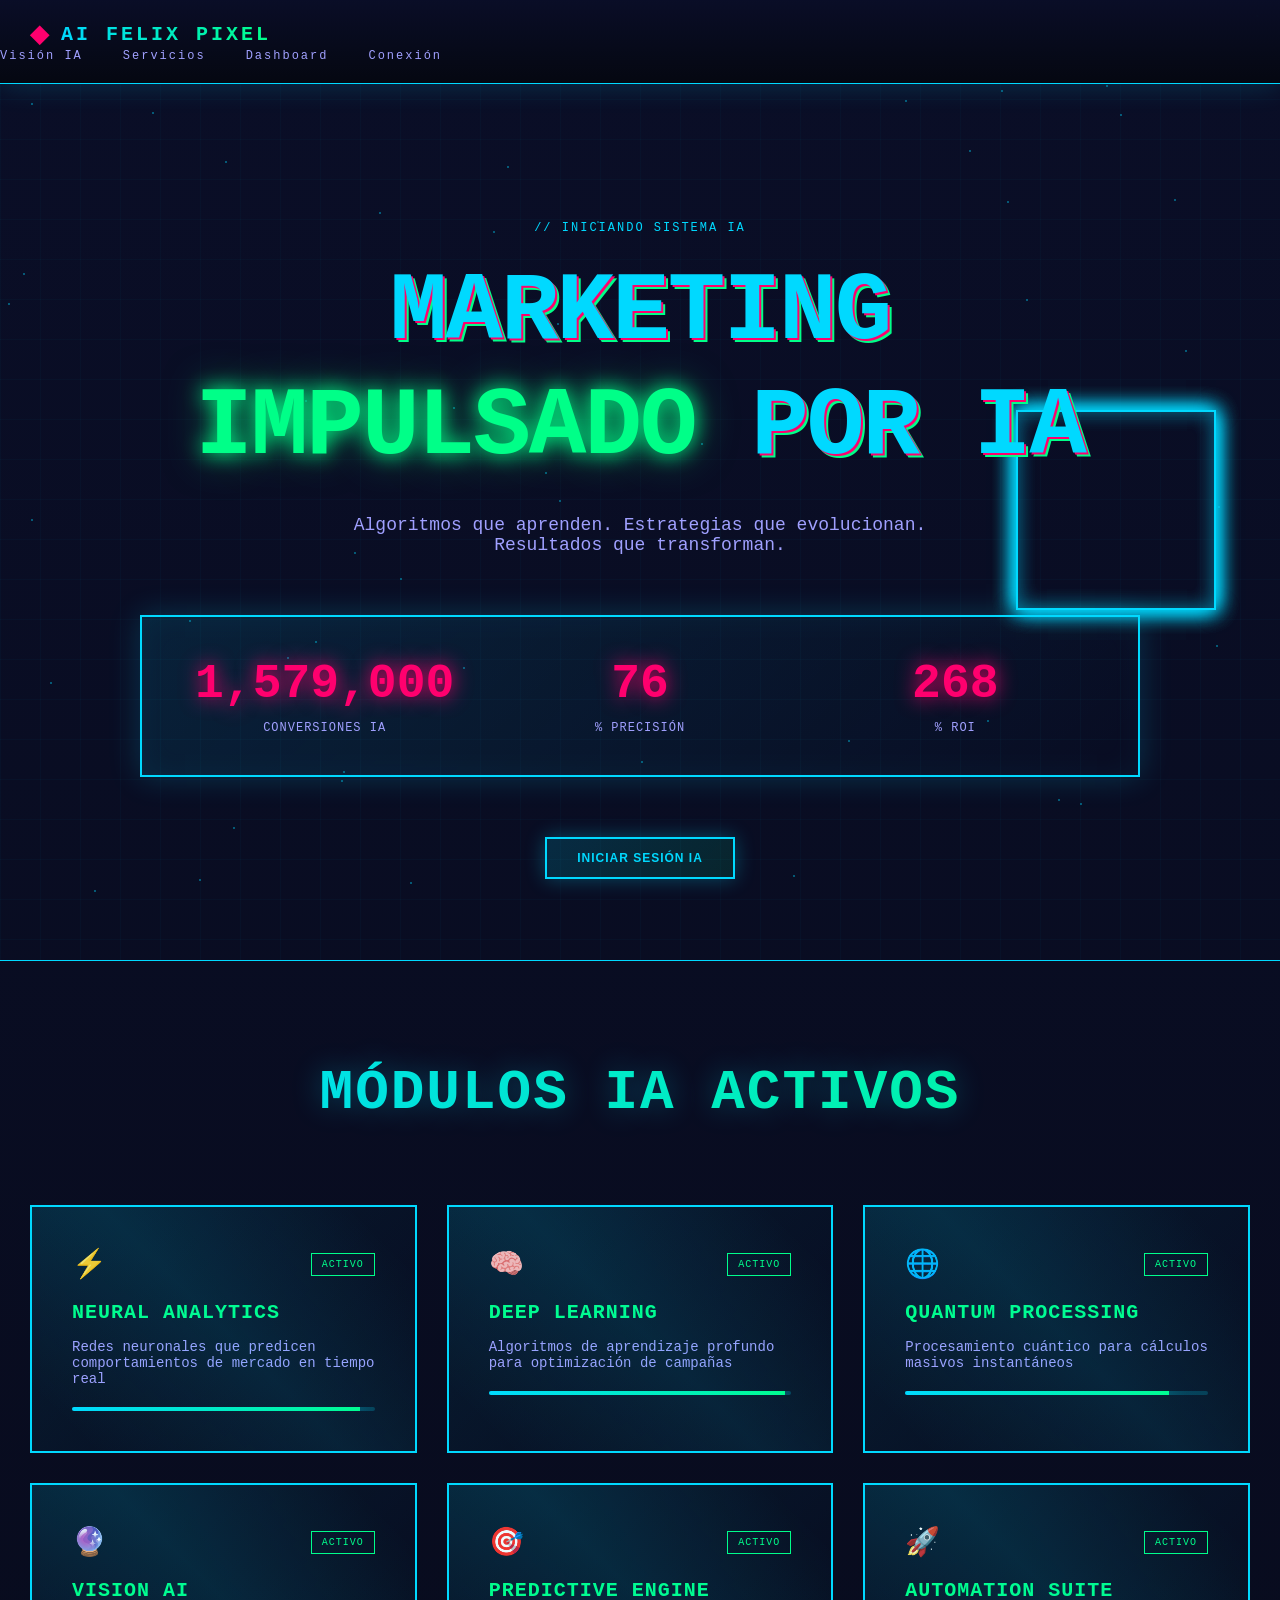
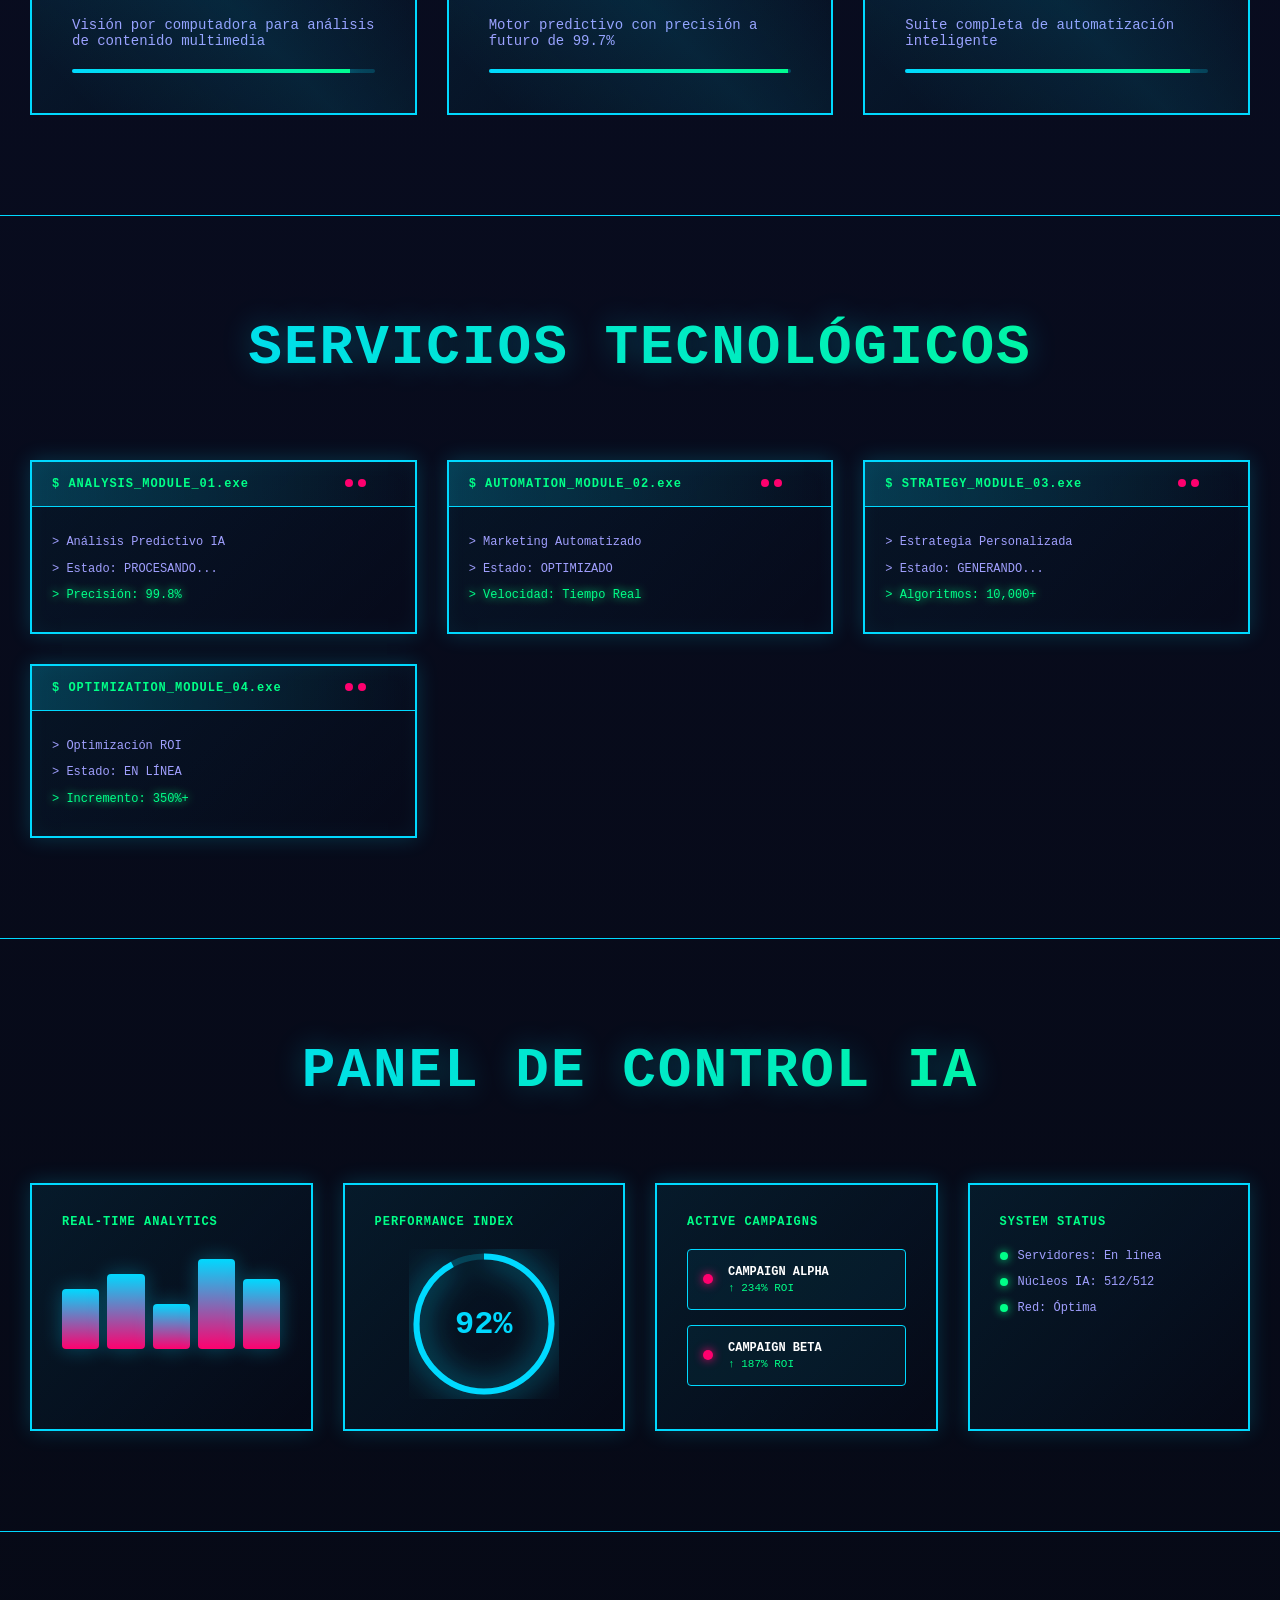
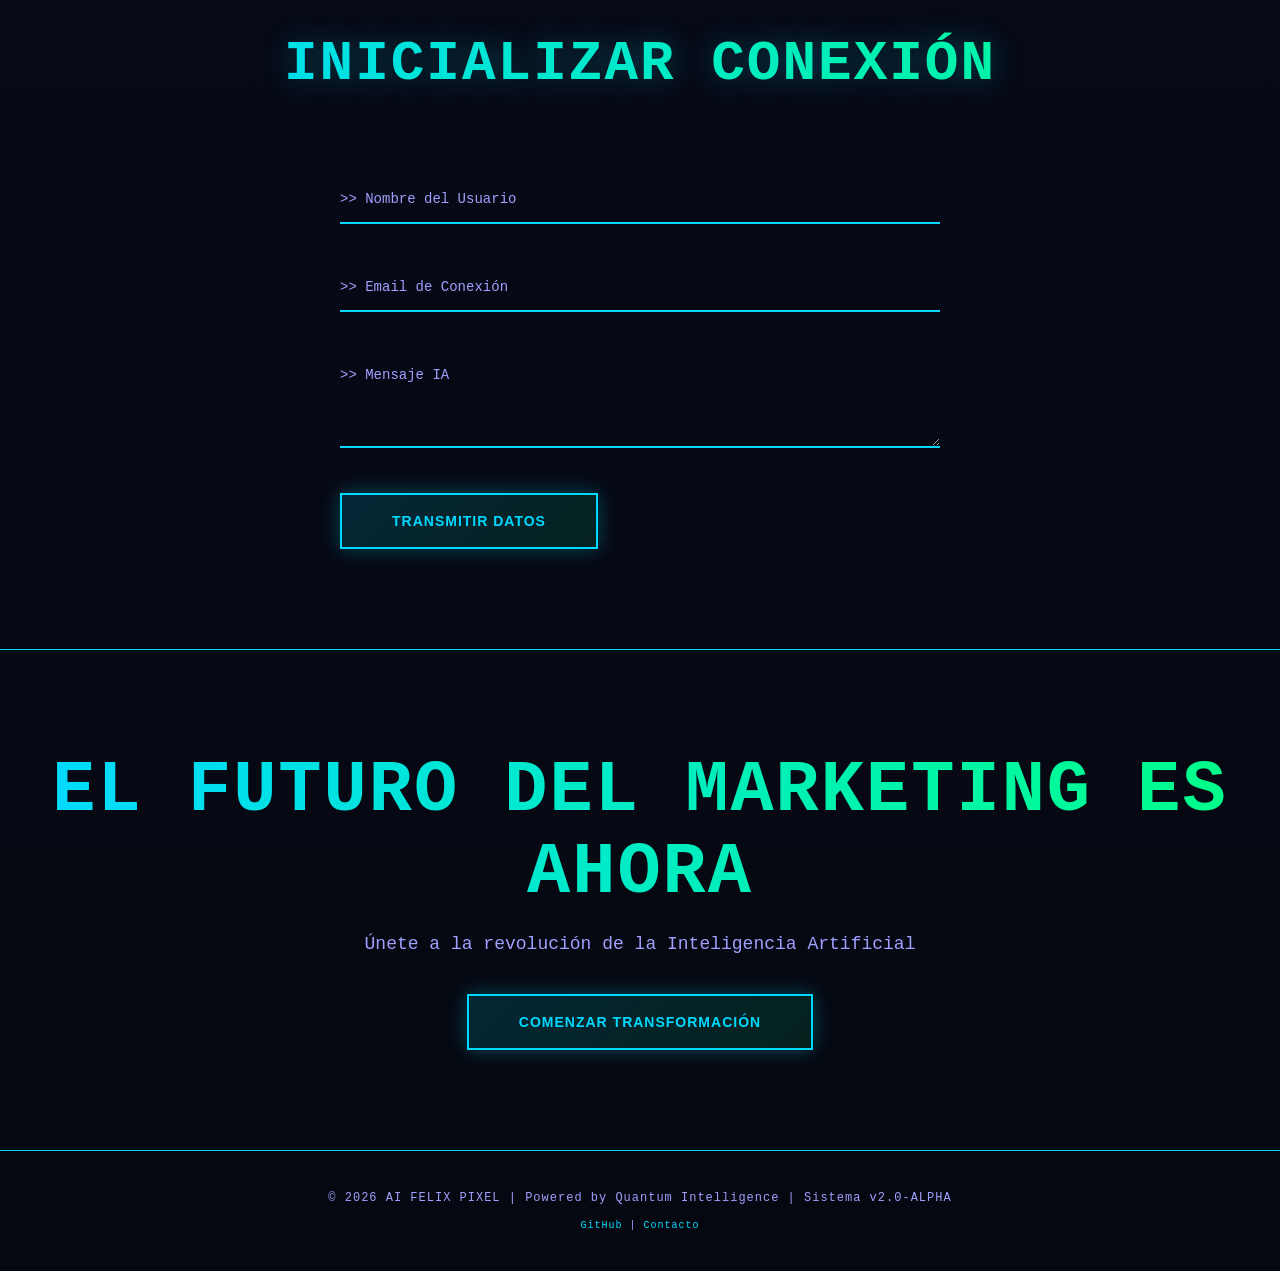
<file: index.html>
<!DOCTYPE html>
<html lang="es">
<head>
    <meta charset="UTF-8">
    <meta name="viewport" content="width=device-width, initial-scale=1.0">
    <meta name="description" content="AI FELIX PIXEL - Plataforma Futurista de Marketing Digital con IA. El futuro del marketing es ahora.">
    <meta name="keywords" content="IA, marketing, futurista, tecnología, inteligencia artificial, automatización">
    <meta name="author" content="AI FELIX PIXEL">
    
    <!-- PWA Meta Tags -->
    <link rel="manifest" href="manifest.json">
    <meta name="theme-color" content="#00d9ff">
    <meta name="apple-mobile-web-app-capable" content="yes">
    <meta name="apple-mobile-web-app-status-bar-style" content="black-translucent">
    <meta name="apple-mobile-web-app-title" content="AI FELIX PIXEL">
    
    <!-- Open Graph para compartir en redes sociales -->
    <meta property="og:title" content="AI FELIX PIXEL — Plataforma Futurista">
    <meta property="og:description" content="El futuro del marketing impulsado por IA | Marketing Digital Revolucionario">
    <meta property="og:type" content="website">
    <meta property="og:url" content="https://felipeVcreadorl.github.io/aifelixpixel/">
    <meta property="og:image" content="data:image/svg+xml,<svg xmlns='http://www.w3.org/2000/svg' viewBox='0 0 1200 630'><rect fill='%23000'/><text x='50%' y='40%' font-size='120' fill='%2300d9ff' text-anchor='middle' font-family='Arial' font-weight='bold'>AI FELIX PIXEL</text><text x='50%' y='65%' font-size='40' fill='%2300ff88' text-anchor='middle' font-family='Arial'>Marketing Impulsado por IA</text></svg>">
    <meta property="og:image:width" content="1200">
    <meta property="og:image:height" content="630">
    
    <!-- Twitter Card -->
    <meta name="twitter:card" content="summary_large_image">
    <meta name="twitter:title" content="AI FELIX PIXEL — Plataforma Futurista">
    <meta name="twitter:description" content="El futuro del marketing digital con Inteligencia Artificial">
    <meta name="twitter:image" content="data:image/svg+xml,<svg xmlns='http://www.w3.org/2000/svg' viewBox='0 0 1200 630'><rect fill='%23000'/><text x='50%' y='40%' font-size='120' fill='%2300d9ff' text-anchor='middle' font-family='Arial' font-weight='bold'>AI FELIX PIXEL</text></svg>">
    
    <!-- Favicon -->
    <link rel="icon" type="image/svg+xml" href="data:image/svg+xml,<svg xmlns='http://www.w3.org/2000/svg' viewBox='0 0 100 100'><rect fill='%23000'/><text x='50%' y='50%' font-size='60' fill='%2300d9ff' text-anchor='middle' dominant-baseline='central' font-weight='bold'>◆</text></svg>">
    <link rel="apple-touch-icon" href="data:image/svg+xml,<svg xmlns='http://www.w3.org/2000/svg' viewBox='0 0 180 180'><rect fill='%23000' rx='40'/><text x='50%' y='50%' font-size='90' fill='%2300d9ff' text-anchor='middle' dominant-baseline='central' font-weight='bold'>◆</text></svg>">
    
    <!-- Canonical URL -->
    <link rel="canonical" href="https://felipeVcreadorl.github.io/aifelixpixel/">
    
    <!-- Preconnect para optimizar recursos externos -->
    <link rel="preconnect" href="https://fonts.googleapis.com">
    <link rel="dns-prefetch" href="https://cdn.jsdelivr.net">
    
    <title>AI FELIX PIXEL — Plataforma Futurista de Marketing con IA</title>
    <link rel="stylesheet" href="styles.css">
</head>
<body>
    <!-- PARTICLES BACKGROUND -->
    <div class="particles" id="particles"></div>

    <!-- HEADER -->
    <header class="header">
        <div class="header__container">
            <div class="logo">
                <span class="logo__symbol">◆</span>
                <span class="logo__text">AI FELIX PIXEL</span>
            </div>
            <button class="menu-toggle" id="menuToggle" aria-label="Abrir menú de navegación">☰</button>
        </div>
        <nav class="nav" id="nav" aria-label="Navegación principal">
            <a href="#vision" class="nav__link nav__link--animated">Visión IA</a>
            <a href="#services" class="nav__link nav__link--animated">Servicios</a>
            <a href="#dashboard" class="nav__link nav__link--animated">Dashboard</a>
            <a href="#contact" class="nav__link nav__link--animated">Conexión</a>
        </nav>
    </header>

    <main>
        <!-- HERO SECTION CON HOLOGRAM -->
        <section class="hero" aria-label="Sección hero principal">
            <div class="hero__grid"></div>
            <div class="hero__content">
                <div class="hero__label">// INICIANDO SISTEMA IA</div>
                <h1 class="hero__title">
                    <span class="glitch" data-text="MARKETING">MARKETING</span>
                    <span class="hologram">IMPULSADO</span>
                    <span class="glitch" data-text="POR IA">POR IA</span>
                </h1>
                <p class="hero__subtitle">Algoritmos que aprenden. Estrategias que evolucionan. Resultados que transforman.</p>
                
                <div class="hero__stats">
                    <div class="stat-box">
                        <span class="stat-number" data-target="2000000">0</span>
                        <span class="stat-label">Conversiones IA</span>
                    </div>
                    <div class="stat-box">
                        <span class="stat-number" data-target="99">0</span>
                        <span class="stat-label">% Precisión</span>
                    </div>
                    <div class="stat-box">
                        <span class="stat-number" data-target="350">0</span>
                        <span class="stat-label">% ROI</span>
                    </div>
                </div>

                <button class="btn btn--neon" onclick="scrollToSection('contact')" aria-label="Iniciar sesión IA">
                    <span class="btn__text">INICIAR SESIÓN IA</span>
                    <span class="btn__glow"></span>
                </button>
            </div>

            <!-- HOLOGRAM EFFECT -->
            <div class="hologram-container" aria-hidden="true">
                <div class="hologram-box">
                    <div class="hologram-inner">
                        <div class="hologram-layer"></div>
                        <div class="hologram-layer" style="animation-delay: 0.2s;"></div>
                        <div class="hologram-layer" style="animation-delay: 0.4s;"></div>
                    </div>
                </div>
            </div>
        </section>

        <!-- VISION AI SECTION -->
        <section id="vision" class="vision-ai" aria-label="Módulos de IA activos">
            <div class="container">
                <h2 class="section-title">MÓDULOS IA ACTIVOS</h2>
                
                <div class="vision-grid">
                    <div class="ai-module" data-level="alpha">
                        <div class="module-header">
                            <span class="module-icon" aria-hidden="true">⚡</span>
                            <span class="module-status">ACTIVO</span>
                        </div>
                        <h3>Neural Analytics</h3>
                        <p>Redes neuronales que predicen comportamientos de mercado en tiempo real</p>
                        <div class="module-bar">
                            <div class="module-fill" style="width: 95%"></div>
                        </div>
                    </div>

                    <div class="ai-module" data-level="beta">
                        <div class="module-header">
                            <span class="module-icon" aria-hidden="true">🧠</span>
                            <span class="module-status">ACTIVO</span>
                        </div>
                        <h3>Deep Learning</h3>
                        <p>Algoritmos de aprendizaje profundo para optimización de campañas</p>
                        <div class="module-bar">
                            <div class="module-fill" style="width: 98%"></div>
                        </div>
                    </div>

                    <div class="ai-module" data-level="gamma">
                        <div class="module-header">
                            <span class="module-icon" aria-hidden="true">🌐</span>
                            <span class="module-status">ACTIVO</span>
                        </div>
                        <h3>Quantum Processing</h3>
                        <p>Procesamiento cuántico para cálculos masivos instantáneos</p>
                        <div class="module-bar">
                            <div class="module-fill" style="width: 87%"></div>
                        </div>
                    </div>

                    <div class="ai-module" data-level="delta">
                        <div class="module-header">
                            <span class="module-icon" aria-hidden="true">🔮</span>
                            <span class="module-status">ACTIVO</span>
                        </div>
                        <h3>Vision AI</h3>
                        <p>Visión por computadora para análisis de contenido multimedia</p>
                        <div class="module-bar">
                            <div class="module-fill" style="width: 92%"></div>
                        </div>
                    </div>

                    <div class="ai-module" data-level="epsilon">
                        <div class="module-header">
                            <span class="module-icon" aria-hidden="true">🎯</span>
                            <span class="module-status">ACTIVO</span>
                        </div>
                        <h3>Predictive Engine</h3>
                        <p>Motor predictivo con precisión a futuro de 99.7%</p>
                        <div class="module-bar">
                            <div class="module-fill" style="width: 99%"></div>
                        </div>
                    </div>

                    <div class="ai-module" data-level="zeta">
                        <div class="module-header">
                            <span class="module-icon" aria-hidden="true">🚀</span>
                            <span class="module-status">ACTIVO</span>
                        </div>
                        <h3>Automation Suite</h3>
                        <p>Suite completa de automatización inteligente</p>
                        <div class="module-bar">
                            <div class="module-fill" style="width: 94%"></div>
                        </div>
                    </div>
                </div>
            </div>
        </section>

        <!-- SERVICES SECTION -->
        <section id="services" class="services-futuristic" aria-label="Servicios tecnológicos">
            <div class="container">
                <h2 class="section-title">SERVICIOS TECNOLÓGICOS</h2>
                
                <div class="services-matrix">
                    <div class="service-terminal">
                        <div class="terminal-header">
                            <span class="terminal-title">$ ANALYSIS_MODULE_01.exe</span>
                            <span class="terminal-buttons" aria-hidden="true"></span>
                        </div>
                        <div class="terminal-content">
                            <p>> Análisis Predictivo IA</p>
                            <p>> Estado: PROCESANDO...</p>
                            <p class="text-neon">> Precisión: 99.8%</p>
                        </div>
                    </div>

                    <div class="service-terminal">
                        <div class="terminal-header">
                            <span class="terminal-title">$ AUTOMATION_MODULE_02.exe</span>
                            <span class="terminal-buttons" aria-hidden="true"></span>
                        </div>
                        <div class="terminal-content">
                            <p>> Marketing Automatizado</p>
                            <p>> Estado: OPTIMIZADO</p>
                            <p class="text-neon">> Velocidad: Tiempo Real</p>
                        </div>
                    </div>

                    <div class="service-terminal">
                        <div class="terminal-header">
                            <span class="terminal-title">$ STRATEGY_MODULE_03.exe</span>
                            <span class="terminal-buttons" aria-hidden="true"></span>
                        </div>
                        <div class="terminal-content">
                            <p>> Estrategia Personalizada</p>
                            <p>> Estado: GENERANDO...</p>
                            <p class="text-neon">> Algoritmos: 10,000+</p>
                        </div>
                    </div>

                    <div class="service-terminal">
                        <div class="terminal-header">
                            <span class="terminal-title">$ OPTIMIZATION_MODULE_04.exe</span>
                            <span class="terminal-buttons" aria-hidden="true"></span>
                        </div>
                        <div class="terminal-content">
                            <p>> Optimización ROI</p>
                            <p>> Estado: EN LÍNEA</p>
                            <p class="text-neon">> Incremento: 350%+</p>
                        </div>
                    </div>
                </div>
            </div>
        </section>

        <!-- DASHBOARD SECTION -->
        <section id="dashboard" class="dashboard" aria-label="Panel de control IA">
            <div class="container">
                <h2 class="section-title">PANEL DE CONTROL IA</h2>
                
                <div class="dashboard-grid">
                    <div class="widget">
                        <div class="widget__header">Real-Time Analytics</div>
                        <div class="widget__chart" aria-label="Gráfico de análisis en tiempo real">
                            <div class="chart-bar" style="height: 60%"></div>
                            <div class="chart-bar" style="height: 75%"></div>
                            <div class="chart-bar" style="height: 45%"></div>
                            <div class="chart-bar" style="height: 90%"></div>
                            <div class="chart-bar" style="height: 70%"></div>
                        </div>
                    </div>

                    <div class="widget">
                        <div class="widget__header">Performance Index</div>
                        <div class="circular-progress" aria-label="Índice de rendimiento: 92%">
                            <svg viewBox="0 0 100 100">
                                <circle cx="50" cy="50" r="45" class="circle-bg"></circle>
                                <circle cx="50" cy="50" r="45" class="circle-progress" style="--progress: 92"></circle>
                            </svg>
                            <div class="progress-text">92%</div>
                        </div>
                    </div>

                    <div class="widget">
                        <div class="widget__header">Active Campaigns</div>
                        <div class="campaign-list" aria-label="Campañas activas">
                            <div class="campaign-item">
                                <div class="campaign-dot active" aria-hidden="true"></div>
                                <div class="campaign-info">
                                    <div class="campaign-name">Campaign Alpha</div>
                                    <div class="campaign-status">↑ 234% ROI</div>
                                </div>
                            </div>
                            <div class="campaign-item">
                                <div class="campaign-dot active" aria-hidden="true"></div>
                                <div class="campaign-info">
                                    <div class="campaign-name">Campaign Beta</div>
                                    <div class="campaign-status">↑ 187% ROI</div>
                                </div>
                            </div>
                        </div>
                    </div>

                    <div class="widget">
                        <div class="widget__header">System Status</div>
                        <div class="status-items" aria-label="Estado del sistema">
                            <div class="status-item">
                                <span class="status-dot online" aria-hidden="true"></span>
                                <span>Servidores: En línea</span>
                            </div>
                            <div class="status-item">
                                <span class="status-dot online" aria-hidden="true"></span>
                                <span>Núcleos IA: 512/512</span>
                            </div>
                            <div class="status-item">
                                <span class="status-dot online" aria-hidden="true"></span>
                                <span>Red: Óptima</span>
                            </div>
                        </div>
                    </div>
                </div>
            </div>
        </section>

        <!-- CONTACT SECTION -->
        <section id="contact" class="contact-futuristic" aria-label="Formulario de contacto">
            <div class="container">
                <h2 class="section-title">INICIALIZAR CONEXIÓN</h2>
                
                <form class="contact-form" id="contactForm" aria-label="Formulario de contacto">
                    <div class="form-group">
                        <input type="text" placeholder=">> Nombre del Usuario" required aria-label="Nombre completo">
                        <span class="input-line"></span>
                    </div>
                    
                    <div class="form-group">
                        <input type="email" placeholder=">> Email de Conexión" required aria-label="Correo electrónico">
                        <span class="input-line"></span>
                    </div>
                    
                    <div class="form-group">
                        <textarea placeholder=">> Mensaje IA" required rows="4" aria-label="Mensaje"></textarea>
                        <span class="input-line"></span>
                    </div>

                    <button type="submit" class="btn btn--neon btn--large" aria-label="Enviar formulario">
                        <span class="btn__text">TRANSMITIR DATOS</span>
                        <span class="btn__glow"></span>
                    </button>
                </form>
            </div>
        </section>

        <!-- CTA FINAL -->
        <section class="cta-final" aria-label="Llamada a la acción final">
            <div class="container">
                <h2>EL FUTURO DEL MARKETING ES AHORA</h2>
                <p>Únete a la revolución de la Inteligencia Artificial</p>
                <button class="btn btn--neon btn--large" onclick="scrollToSection('contact')" aria-label="Comenzar transformación digital">
                    <span class="btn__text">COMENZAR TRANSFORMACIÓN</span>
                    <span class="btn__glow"></span>
                </button>
            </div>
        </section>
    </main>

    <!-- FOOTER -->
    <footer class="footer" role="contentinfo">
        <div class="container">
            <p>© 2026 AI FELIX PIXEL | Powered by Quantum Intelligence | Sistema v2.0-ALPHA</p>
            <p style="margin-top: 15px; font-size: 10px; color: var(--gray-l);">
                <a href="https://github.com/felipeVcreadorl/aifelixpixel" style="color: var(--primary-neon); text-decoration: none;">GitHub</a> | 
                <a href="#contact" style="color: var(--primary-neon); text-decoration: none;">Contacto</a>
            </p>
        </div>
    </footer>

    <!-- CURSOR CUSTOM -->
    <div class="cursor" id="cursor" aria-hidden="true"></div>

    <!-- Service Worker para PWA -->
    <script>
        if ('serviceWorker' in navigator) {
            navigator.serviceWorker.register('sw.js').catch(() => {
                console.log('Service Worker no disponible');
            });
        }
    </script>

    <script src="script.js"></script>
</body>
</html>
</file>
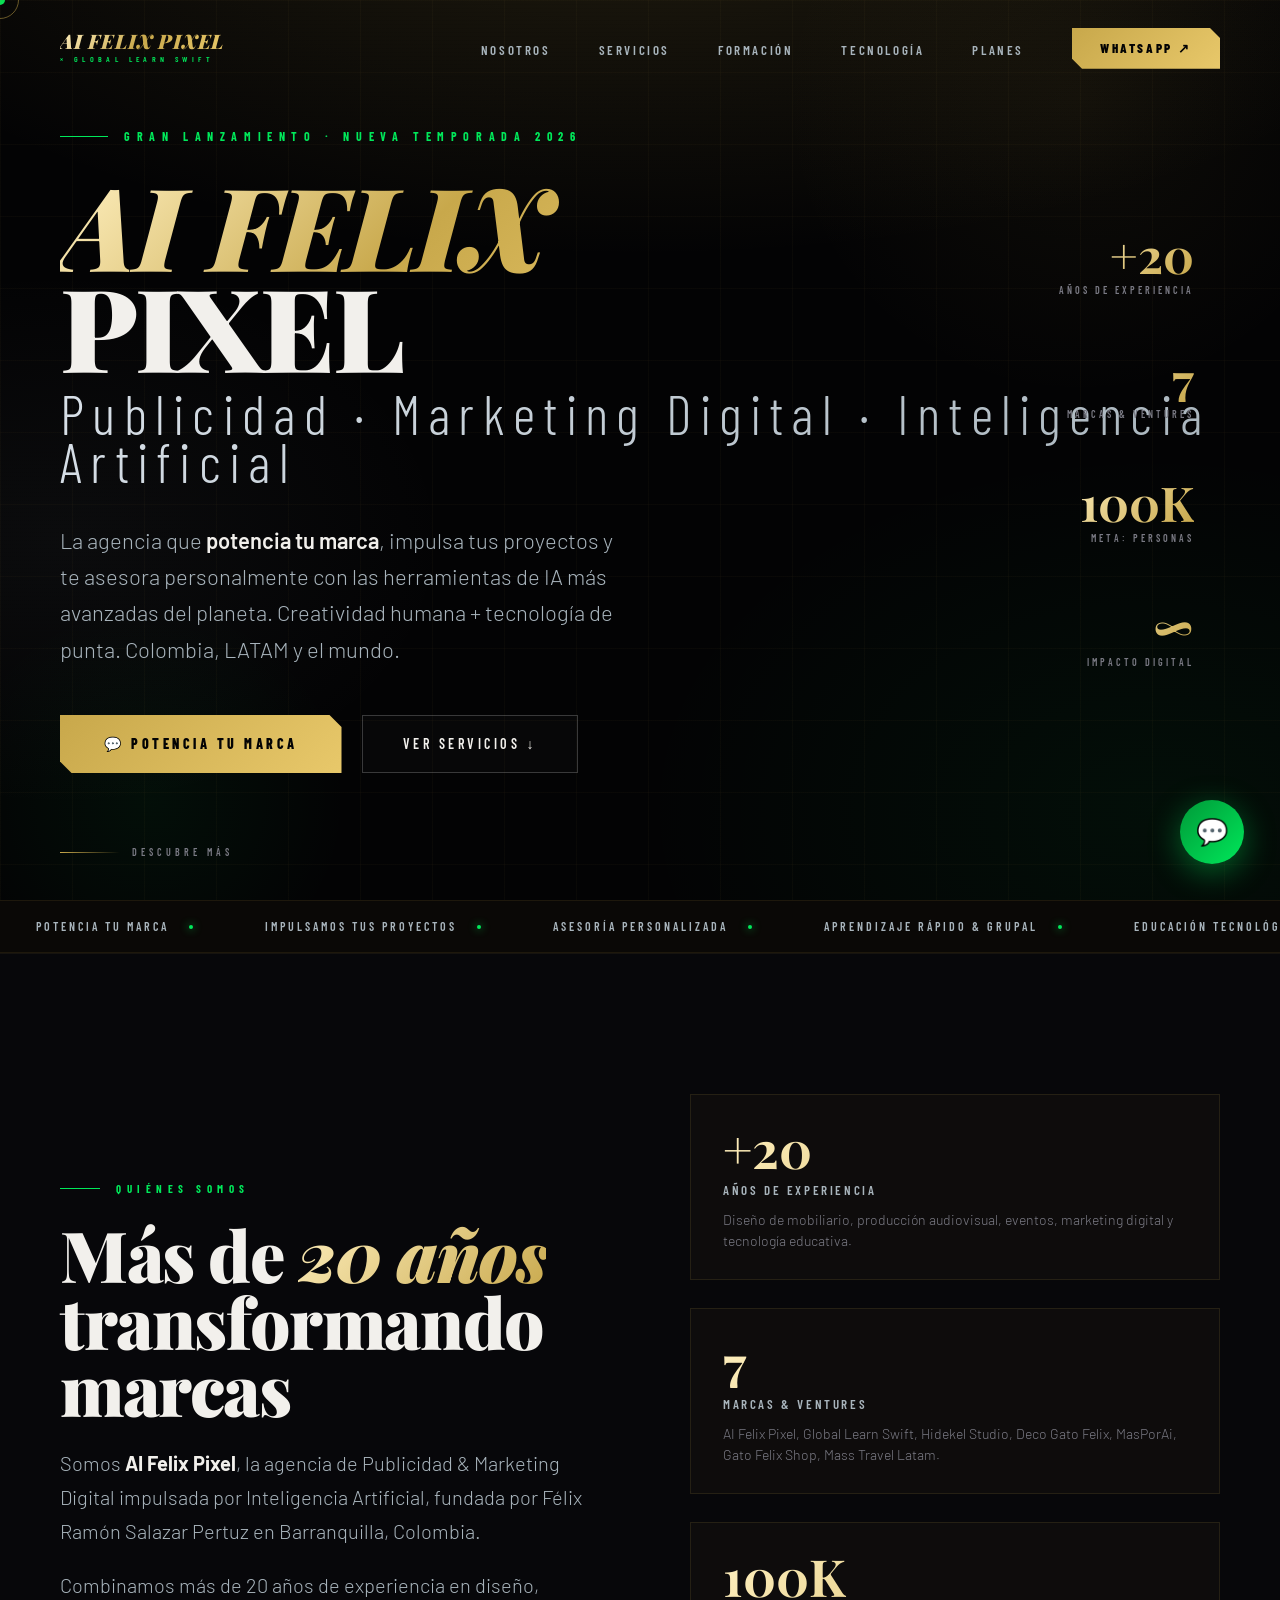
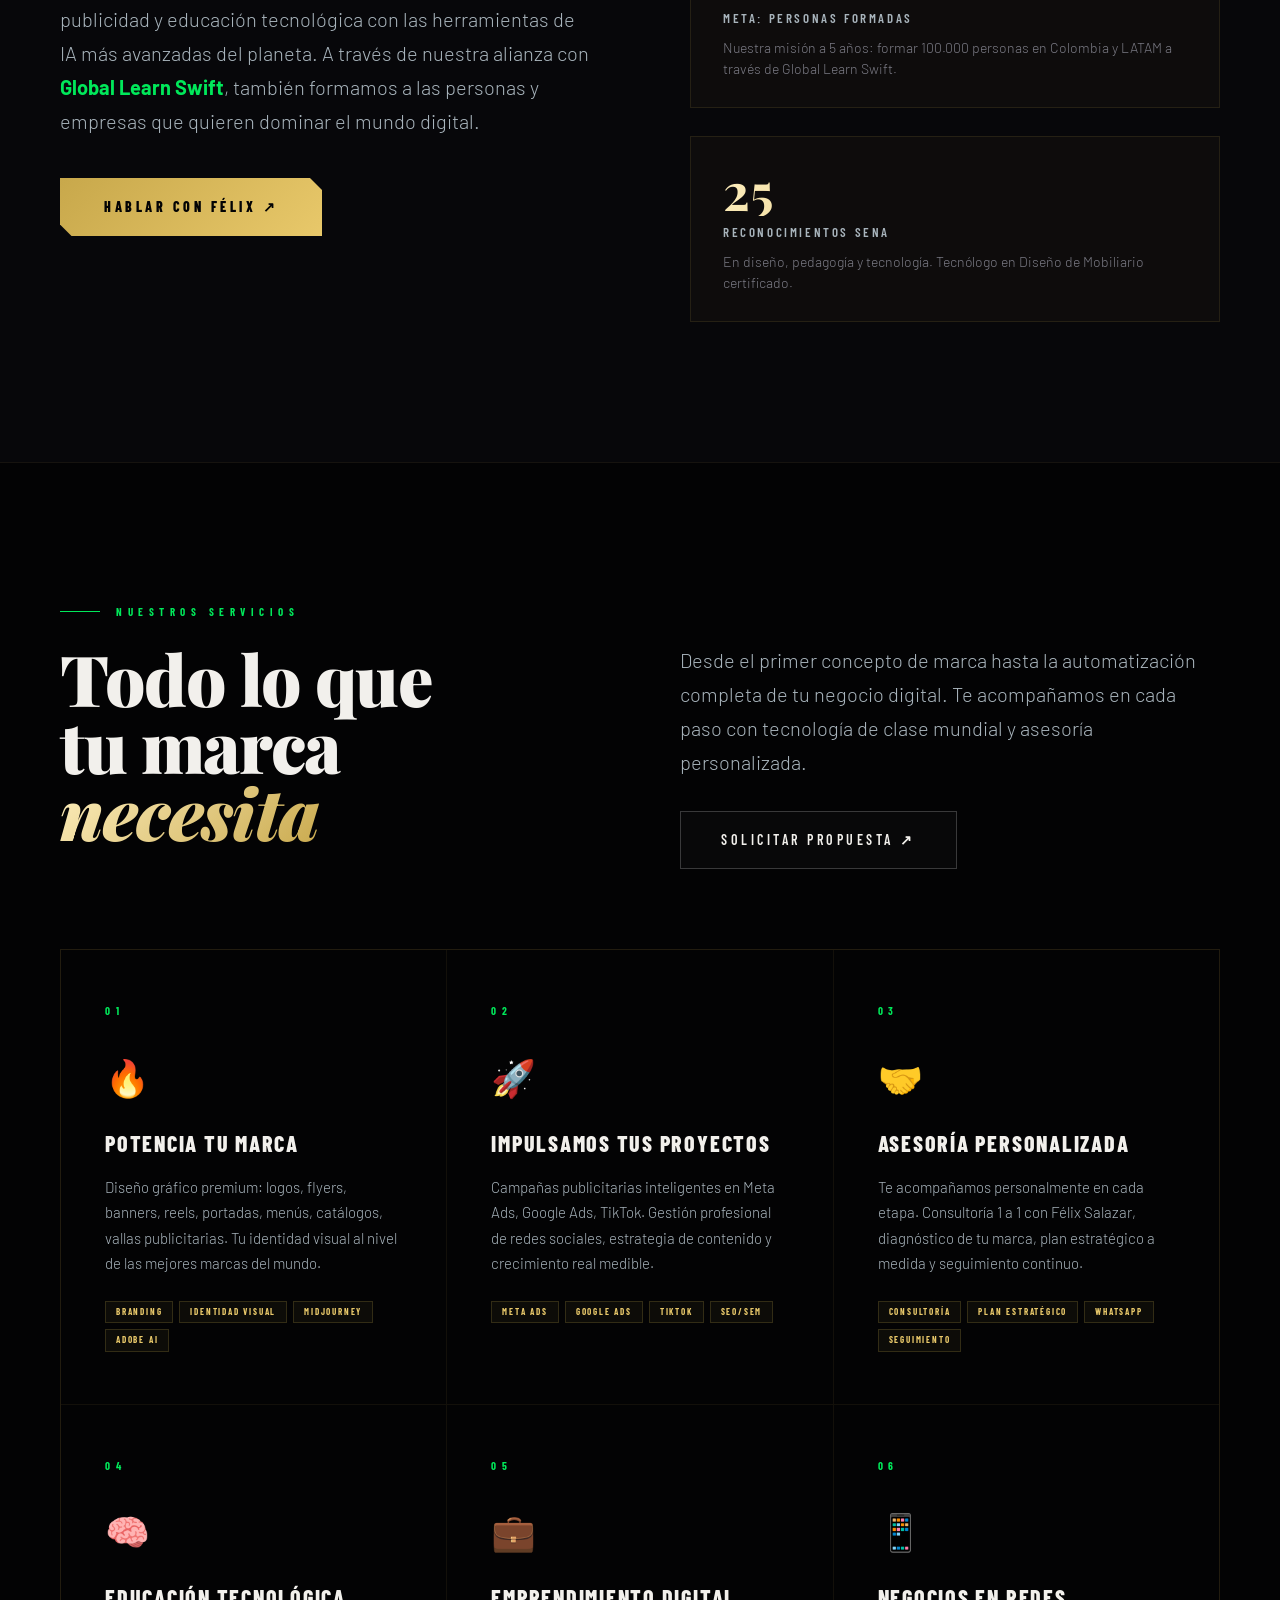
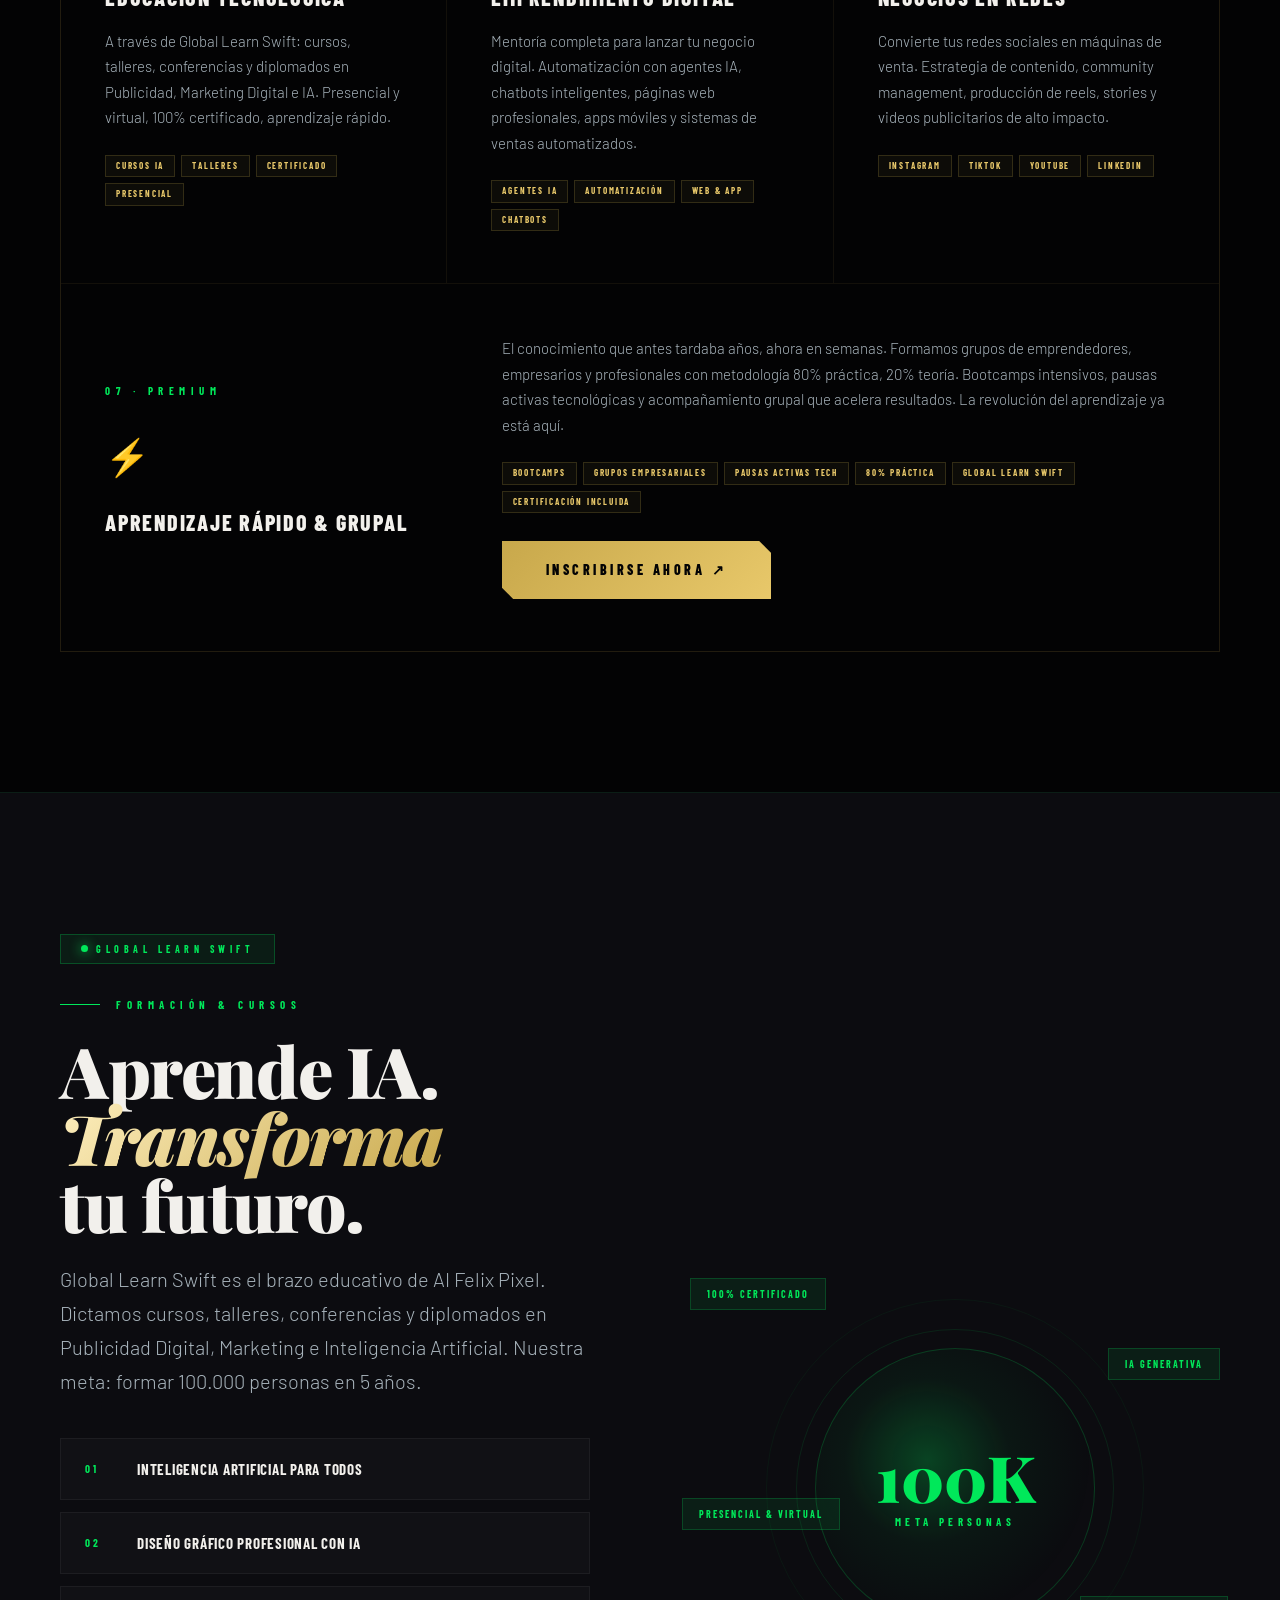
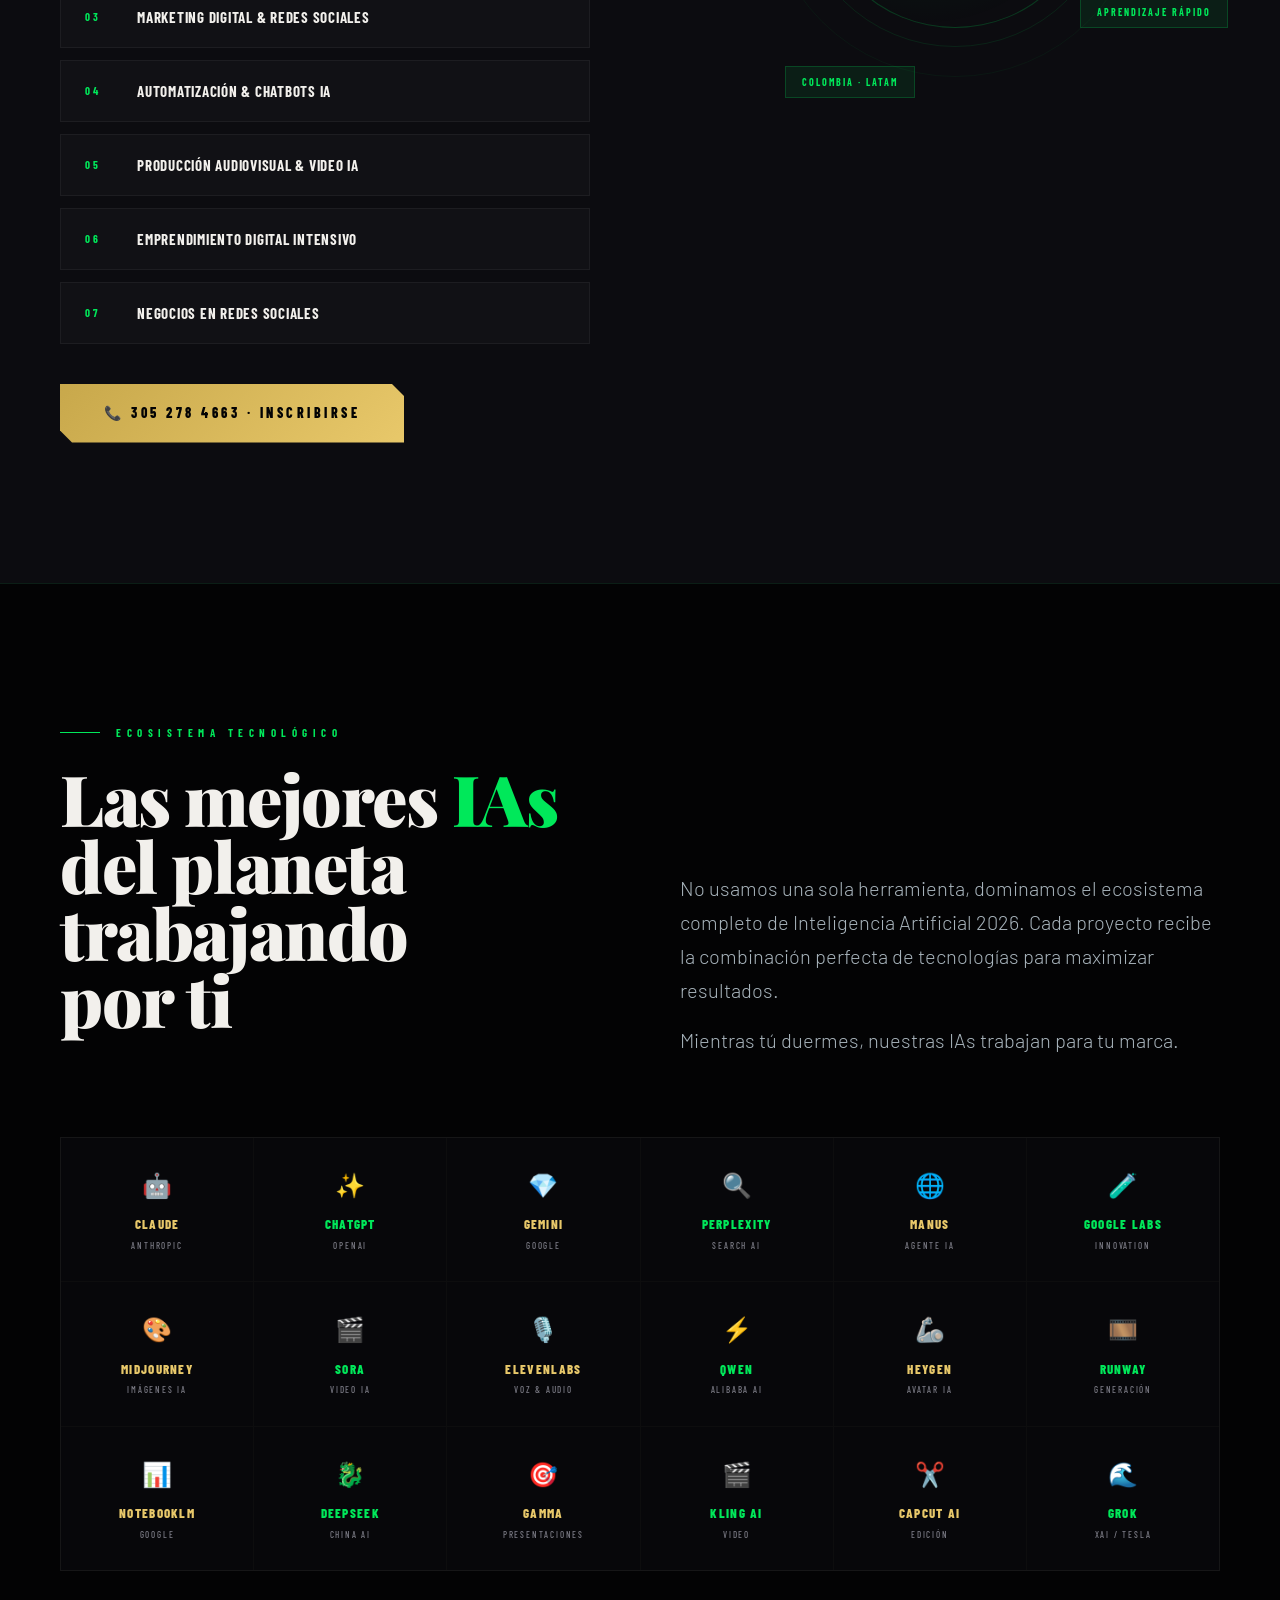
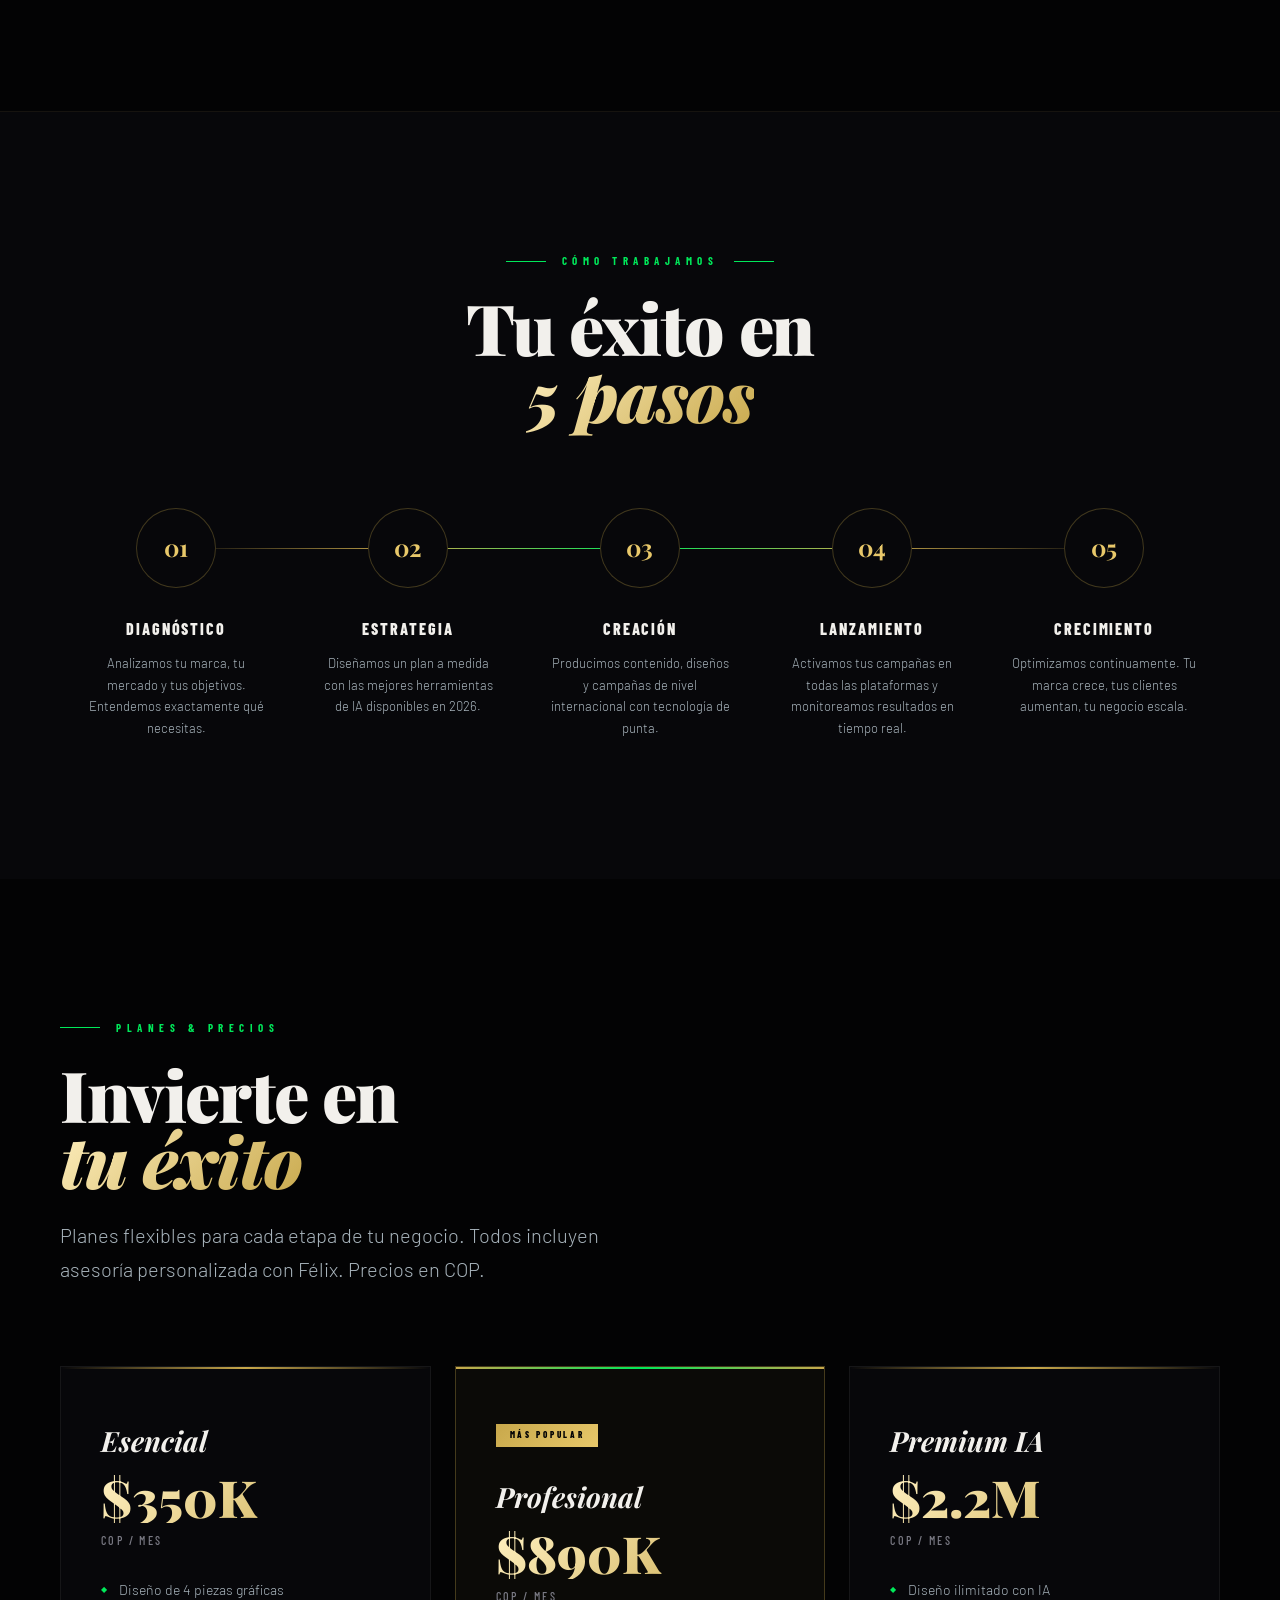
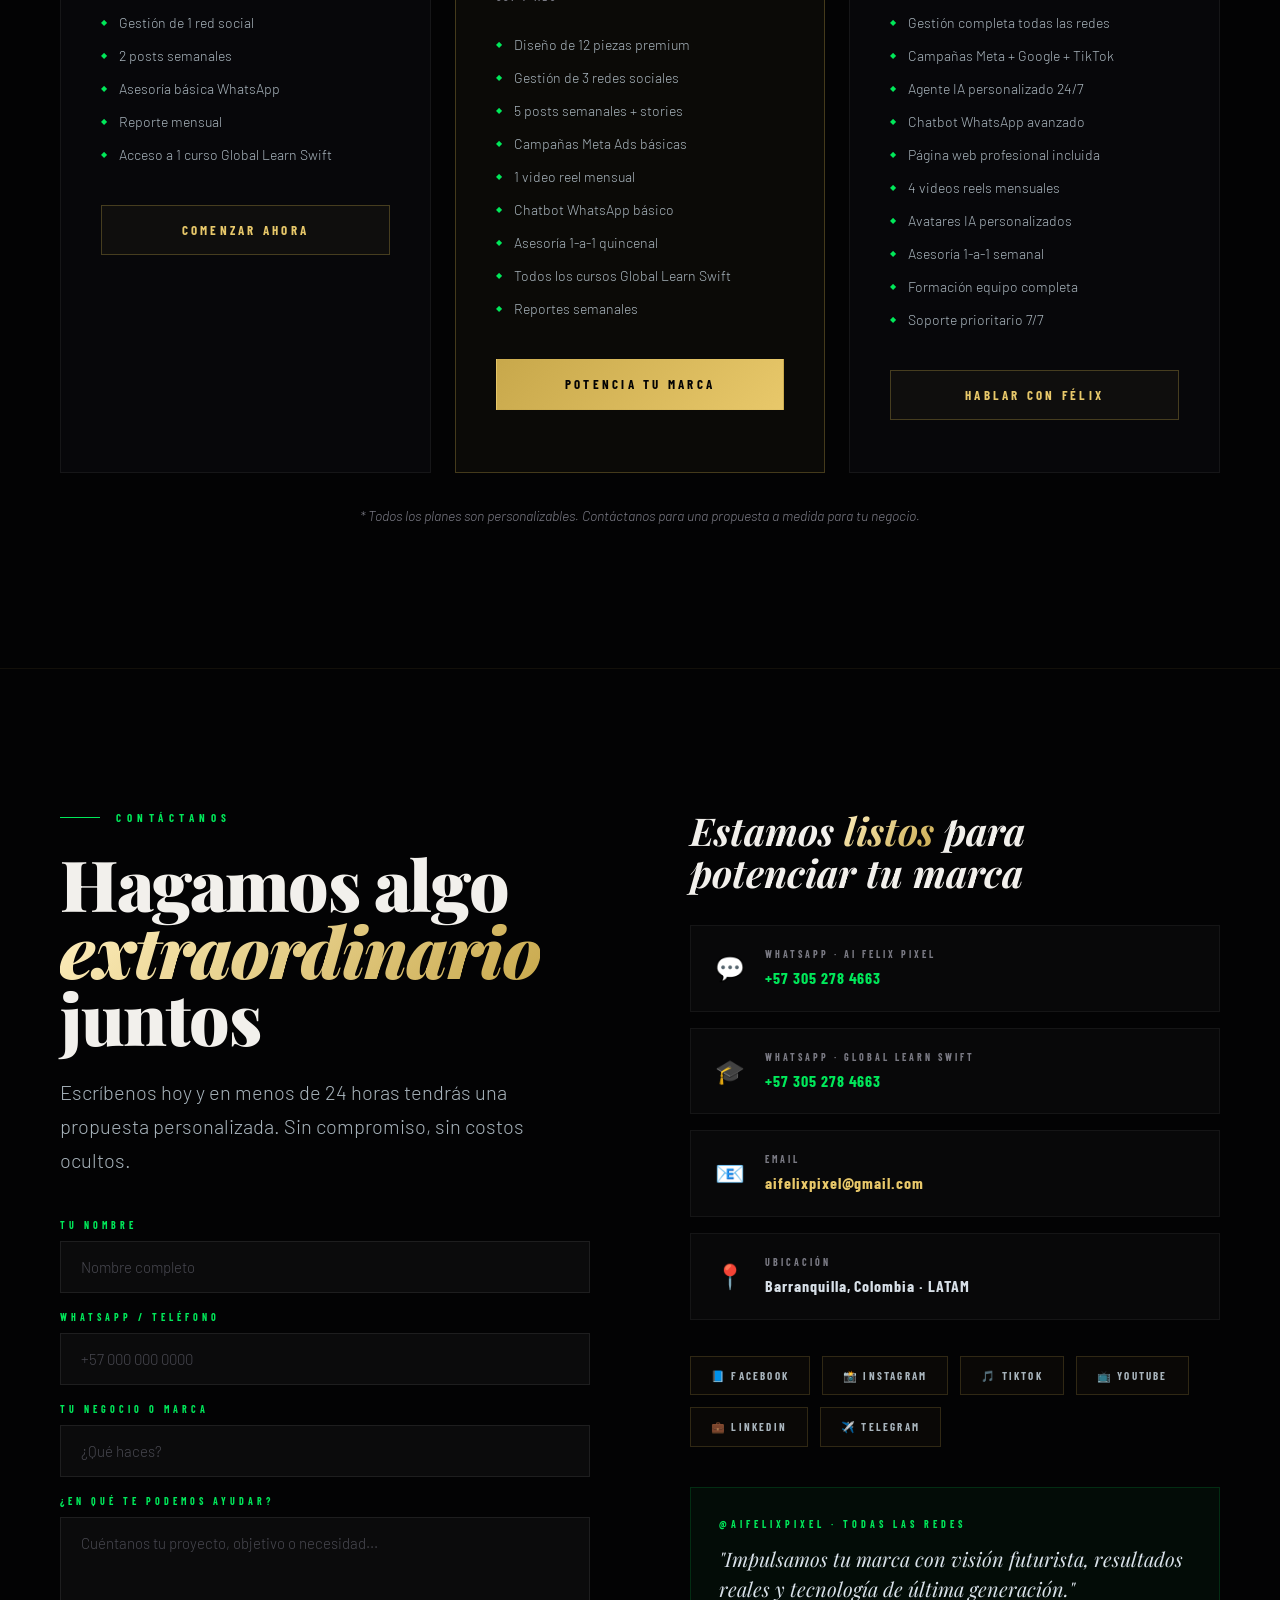
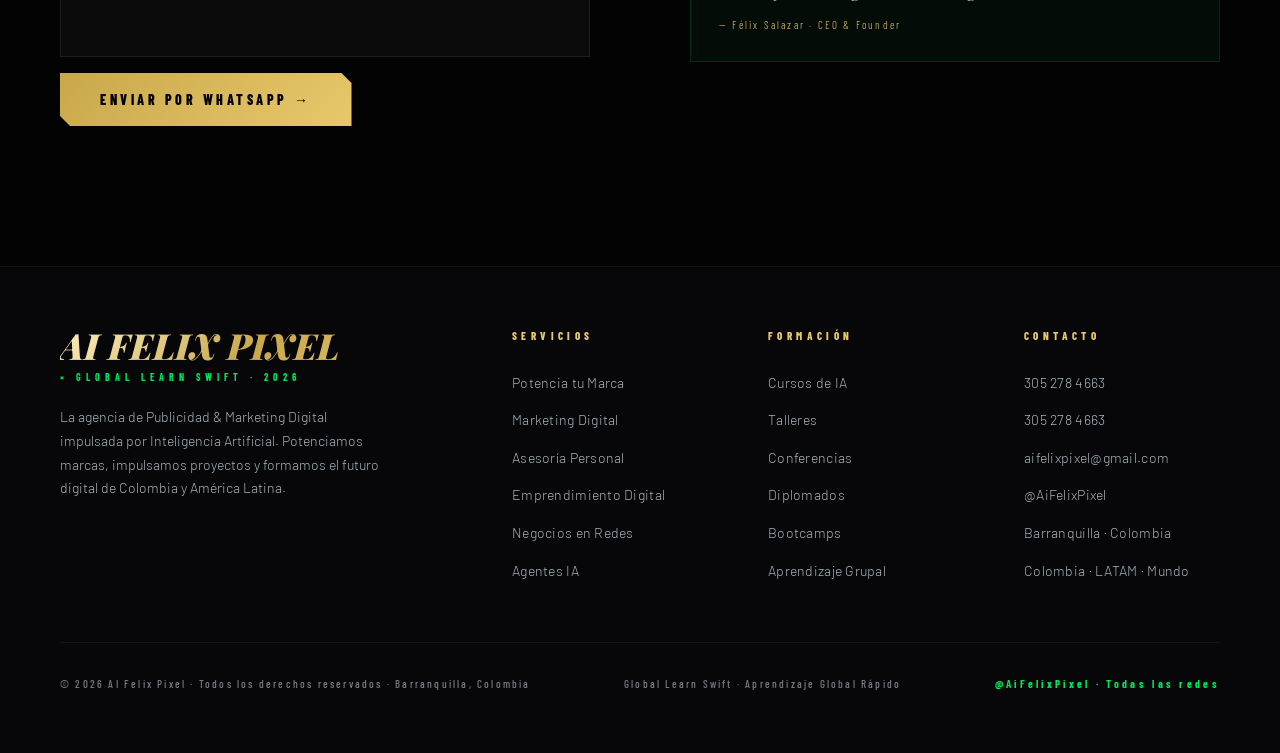
<file: index-minified.html>
<!DOCTYPE html><html lang="es"><head><meta charset="UTF-8"><meta name="viewport" content="width=device-width, initial-scale=1.0"><title>AI FELIX PIXEL — Publicidad & Marketing Digital con IA</title><link rel="preconnect" href="https://fonts.googleapis.com"><link href="https://fonts.googleapis.com/css2?family=Playfair+Display:ital,wght@0,400;0,700;0,900;1,400;1,900&family=Barlow:wght@100;200;300;400;500;600;700;800;900&family=Barlow+Condensed:wght@100;200;300;400;500;600;700;800;900&display=swap" rel="stylesheet"><style>/* ═══════════════════════════════════════════DESIGN SYSTEM — AI FELIX PIXELEstilo: Tesla/SpaceX brutal minimalismFuentes: Playfair Display + Barlow═══════════════════════════════════════════ */:root {--gold: #C8A84B;--gold-l: #E8C86A;--gold-p: #FFF0C0;--gold-d: #7A6020;--silver: #A8B4BC;--silver-l: #D8E0E8;--neon: #00E85A;--neon-d: #009938;--black: #030304;--dark: #07070A;--panel: #0C0C10;--white: #F2F0EC;--gray: #2A2A30;--gray-m: #484850;--gray-l: #7A7A84;--f-display: 'Playfair Display', Georgia, serif;--f-body: 'Barlow', sans-serif;--f-cond: 'Barlow Condensed', sans-serif;}/* ─ RESET ─ */*, *::before, *::after { margin:0; padding:0; box-sizing:border-box; }html { scroll-behavior:smooth; font-size:16px; }body {background: var(--black);color: var(--white);font-family: var(--f-body);font-weight: 300;line-height: 1.6;overflow-x: hidden;cursor: none;}/* ─ CUSTOM CURSOR ─ */#cur {width:10px; height:10px;background: var(--neon);border-radius:50%;position:fixed; top:0; left:0;pointer-events:none; z-index:9999;transform:translate(-50%,-50%);transition:transform .1s ease, width .2s, height .2s;mix-blend-mode:difference;}#cur-ring {width:38px; height:38px;border:1px solid rgba(200,168,75,0.5);border-radius:50%;position:fixed; top:0; left:0;pointer-events:none; z-index:9998;transform:translate(-50%,-50%);transition:all .18s ease;}body:hover #cur { width:10px; height:10px; }a:hover ~ #cur, button:hover ~ #cur { width:20px; height:20px; }/* ─ SCROLLBAR ─ */::-webkit-scrollbar { width:3px; }::-webkit-scrollbar-track { background:var(--black); }::-webkit-scrollbar-thumb { background:var(--gold); }/* ═══════════════════════════════NAVIGATION═══════════════════════════════ */nav {position:fixed; top:0; left:0; right:0; z-index:500;display:flex; justify-content:space-between; align-items:center;padding:28px 60px;transition:all .4s ease;}nav.scrolled {background:rgba(3,3,4,0.92);backdrop-filter:blur(20px);padding:18px 60px;border-bottom:1px solid rgba(200,168,75,0.1);}.nav-logo {display:flex; flex-direction:column; gap:2px;}.nav-logo-main {font-family: var(--f-display);font-weight:900; font-style:italic;font-size:20px; letter-spacing:0.04em;background: linear-gradient(135deg, var(--gold-p), var(--gold), var(--gold-l));-webkit-background-clip:text; -webkit-text-fill-color:transparent;background-clip:text; line-height:1;}.nav-logo-sub {font-family: var(--f-cond);font-size:8px; font-weight:600;color:var(--neon); letter-spacing:.55em;text-transform:uppercase;}.nav-links {display:flex; gap:48px; list-style:none;align-items:center;}.nav-links a {font-family: var(--f-cond);font-size:13px; font-weight:600;color:var(--silver); text-decoration:none;letter-spacing:.2em; text-transform:uppercase;transition:color .3s;position:relative;}.nav-links a::after {content:''; position:absolute;bottom:-4px; left:0; right:0; height:1px;background:var(--neon); transform:scaleX(0);transition:transform .3s ease;}.nav-links a:hover { color:var(--white); }.nav-links a:hover::after { transform:scaleX(1); }.nav-cta {background: linear-gradient(135deg, var(--gold), var(--gold-l));color:var(--black) !important;padding:10px 28px;font-weight:800 !important;transition:all .3s !important;clip-path:polygon(0 0,calc(100% - 10px) 0,100% 10px,100% 100%,10px 100%,0 calc(100% - 10px));}.nav-cta:hover {transform:translateY(-2px);box-shadow:0 8px 30px rgba(200,168,75,0.4);}.nav-cta::after { display:none !important; }.nav-menu-btn {display:none;background:none; border:none; cursor:none;flex-direction:column; gap:5px; padding:8px;}.nav-menu-btn span {display:block; width:24px; height:1px;background:var(--white); transition:all .3s;}/* Mobile nav */.mobile-nav {display:none; position:fixed;inset:0; background:rgba(3,3,4,0.98);backdrop-filter:blur(20px);z-index:490; flex-direction:column;align-items:center; justify-content:center; gap:40px;}.mobile-nav.open { display:flex; }.mobile-nav a {font-family: var(--f-display);font-size:clamp(28px,6vw,48px);font-weight:700; color:var(--white);text-decoration:none; transition:color .3s;}.mobile-nav a:hover { color:var(--gold-l); }/* ═══════════════════════════════HERO — FULL SCREEN IMPACT═══════════════════════════════ */.hero {height:100vh; min-height:700px;display:flex; align-items:center;position:relative; overflow:hidden;}/* Animated background layers */.hero-bg-grid {position:absolute; inset:0;background-image:linear-gradient(rgba(200,168,75,0.035) 1px,transparent 1px),linear-gradient(90deg,rgba(200,168,75,0.035) 1px,transparent 1px);background-size:72px 72px;animation:gridDrift 40s linear infinite;}@keyframes gridDrift {from { transform:translate(0,0); }to { transform:translate(72px,72px); }}.hero-radial {position:absolute; inset:0;background:radial-gradient(ellipse 120% 70% at 50% -10%,rgba(200,168,75,0.14) 0%,transparent 55%),radial-gradient(ellipse 80% 80% at 90% 90%,rgba(0,232,90,0.05) 0%,transparent 50%),radial-gradient(ellipse 60% 60% at 5% 60%,rgba(168,180,188,0.05) 0%,transparent 50%);}/* Floating orbs */.hero-orb {position:absolute;border-radius:50%;pointer-events:none;}.orb-1 {width:600px; height:600px;top:-200px; right:-100px;background:radial-gradient(circle,rgba(200,168,75,0.06),transparent 70%);animation:orbFloat1 12s ease-in-out infinite;}.orb-2 {width:400px; height:400px;bottom:-100px; left:-50px;background:radial-gradient(circle,rgba(0,232,90,0.05),transparent 70%);animation:orbFloat2 15s ease-in-out infinite;}@keyframes orbFloat1 {0%,100% { transform:translate(0,0) scale(1); }50% { transform:translate(-30px,30px) scale(1.05); }}@keyframes orbFloat2 {0%,100% { transform:translate(0,0) scale(1); }50% { transform:translate(20px,-20px) scale(0.95); }}/* Scan line effect */.hero-scan {position:absolute; inset:0;background:repeating-linear-gradient(0deg,transparent,transparent 3px,rgba(0,0,0,0.06) 3px,rgba(0,0,0,0.06) 4px);pointer-events:none;}.hero-content {position:relative; z-index:2;padding:0 60px;max-width:1400px; margin:0 auto; width:100%;}.hero-eyebrow {display:flex; align-items:center; gap:16px;margin-bottom:28px;animation:fadeUp .8s ease .2s both;}.hero-eyebrow-line {width:48px; height:1px; background:var(--neon);}.hero-eyebrow-text {font-family: var(--f-cond);font-size:12px; font-weight:700;color:var(--neon); letter-spacing:.55em;text-transform:uppercase;}.hero-title {font-family: var(--f-display);font-weight:900;font-size:clamp(58px,9vw,130px);line-height:.88; letter-spacing:-.02em;animation:fadeUp .8s ease .35s both;}.hero-title .line-gold {background:linear-gradient(135deg,var(--gold-p),var(--gold),var(--gold-l),var(--gold-p));-webkit-background-clip:text; -webkit-text-fill-color:transparent;background-clip:text; display:block; font-style:italic;}.hero-title .line-white { color:var(--white); display:block; }.hero-title .line-silver {background:linear-gradient(135deg,var(--silver-l),var(--silver));-webkit-background-clip:text; -webkit-text-fill-color:transparent;background-clip:text; display:block;font-size:.48em; font-style:normal;font-family: var(--f-cond);font-weight:300; letter-spacing:.15em;margin-top:12px;}.hero-desc {font-family: var(--f-body);font-size:clamp(16px,1.8vw,22px);font-weight:300; color:var(--silver);max-width:560px; line-height:1.65;margin:36px 0 48px;animation:fadeUp .8s ease .5s both;}.hero-desc strong { color:var(--white); font-weight:600; }.hero-actions {display:flex; gap:20px; align-items:center; flex-wrap:wrap;animation:fadeUp .8s ease .65s both;}.btn-primary {display:inline-flex; align-items:center; gap:10px;background:linear-gradient(135deg,var(--gold),var(--gold-l));color:var(--black); padding:18px 44px;font-family: var(--f-cond);font-weight:800; font-size:14px;letter-spacing:.25em; text-transform:uppercase;text-decoration:none; transition:all .3s;clip-path:polygon(0 0,calc(100% - 12px) 0,100% 12px,100% 100%,12px 100%,0 calc(100% - 12px));}.btn-primary:hover {transform:translateY(-3px);box-shadow:0 16px 48px rgba(200,168,75,0.45);}.btn-ghost {display:inline-flex; align-items:center; gap:10px;border:1px solid rgba(255,255,255,0.2);color:var(--white); padding:17px 40px;font-family: var(--f-cond);font-weight:600; font-size:14px;letter-spacing:.25em; text-transform:uppercase;text-decoration:none; transition:all .3s;background:rgba(255,255,255,0.02);}.btn-ghost:hover {border-color:var(--neon);color:var(--neon);background:rgba(0,232,90,0.05);}.hero-scroll {position:absolute; bottom:40px; left:60px; z-index:2;display:flex; flex-direction:column; align-items:flex-start; gap:12px;animation:fadeUp 1s ease 1s both;}.scroll-indicator {display:flex; align-items:center; gap:12px;}.scroll-line {width:60px; height:1px;background:linear-gradient(90deg,var(--gold),transparent);animation:scrollPulse 2s ease-in-out infinite;}@keyframes scrollPulse {0%,100% { opacity:1; }50% { opacity:0.3; }}.scroll-text {font-family: var(--f-cond);font-size:10px; font-weight:600;color:var(--gray-l); letter-spacing:.4em;text-transform:uppercase;}/* Hero right — floating stats */.hero-stats {position:absolute; right:60px; top:50%;transform:translateY(-50%);display:flex; flex-direction:column; gap:24px;z-index:2;animation:fadeLeft .8s ease .8s both;}@keyframes fadeLeft {from { opacity:0; transform:translateY(-50%) translateX(30px); }to { opacity:1; transform:translateY(-50%) translateX(0); }}.hero-stat {text-align:right; padding:16px 0;border-right:2px solid transparent;padding-right:24px;transition:border-color .3s;}.hero-stat:hover { border-right-color:var(--gold); }.hero-stat-num {font-family: var(--f-display);font-weight:700;font-size:clamp(28px,4vw,48px);line-height:1;background:linear-gradient(135deg,var(--gold-p),var(--gold));-webkit-background-clip:text; -webkit-text-fill-color:transparent;background-clip:text;}.hero-stat-label {font-family: var(--f-cond);font-size:10px; font-weight:600;color:var(--gray-l); letter-spacing:.3em;text-transform:uppercase; margin-top:4px;}@keyframes fadeUp {from { opacity:0; transform:translateY(40px); }to { opacity:1; transform:translateY(0); }}/* ═══════════════════════════════MARQUEE STRIP═══════════════════════════════ */.marquee-strip {border-top:1px solid rgba(200,168,75,0.1);border-bottom:1px solid rgba(200,168,75,0.1);background:rgba(200,168,75,0.03);padding:16px 0; overflow:hidden;}.marquee-track {display:flex; white-space:nowrap;animation:marquee 30s linear infinite;}.marquee-item {display:inline-flex; align-items:center; gap:20px;padding:0 36px;font-family: var(--f-cond);font-size:12px; font-weight:600;color:var(--silver); letter-spacing:.25em;text-transform:uppercase;}.marquee-dot {width:4px; height:4px; border-radius:50%;background:var(--neon);box-shadow:0 0 8px var(--neon);}@keyframes marquee {from { transform:translateX(0); }to { transform:translateX(-50%); }}/* ═══════════════════════════════SECTIONS — BASE STYLES═══════════════════════════════ */.section {padding:140px 60px;max-width:1400px; margin:0 auto;}.section-full {padding:140px 0;}.section-inner {max-width:1400px; margin:0 auto; padding:0 60px;}.section-label {display:flex; align-items:center; gap:16px;margin-bottom:24px;}.section-label-line { width:40px; height:1px; background:var(--neon); }.section-label-text {font-family: var(--f-cond);font-size:11px; font-weight:700;color:var(--neon); letter-spacing:.5em; text-transform:uppercase;}.section-title {font-family: var(--f-display);font-weight:900;font-size:clamp(40px,5.5vw,80px);line-height:.95; letter-spacing:-.02em;margin-bottom:24px;}.section-title .gold {background:linear-gradient(135deg,var(--gold-p),var(--gold));-webkit-background-clip:text; -webkit-text-fill-color:transparent;background-clip:text; font-style:italic;}.section-title .neon { color:var(--neon); }.section-desc {font-size:clamp(16px,1.6vw,20px);font-weight:300; color:var(--silver);max-width:560px; line-height:1.7;}/* Reveal animation */.reveal {opacity:0; transform:translateY(40px);transition:opacity .8s ease, transform .8s ease;}.reveal.visible { opacity:1; transform:translateY(0); }/* ═══════════════════════════════SECTION 1 — NOSOTROS / INTRO═══════════════════════════════ */.intro-section {background:var(--dark);border-top:1px solid rgba(200,168,75,0.08);border-bottom:1px solid rgba(200,168,75,0.08);}.intro-grid {display:grid; grid-template-columns:1fr 1fr; gap:100px;align-items:center;}.intro-left {}.intro-right {display:flex; flex-direction:column; gap:28px;}.intro-stat-card {padding:28px 32px;border:1px solid rgba(200,168,75,0.12);background:rgba(200,168,75,0.03);position:relative; overflow:hidden;transition:all .4s;}.intro-stat-card::before {content:'';position:absolute; top:0; left:0; right:0; height:1px;background:linear-gradient(90deg,transparent,var(--gold),transparent);opacity:0; transition:opacity .4s;}.intro-stat-card:hover { border-color:rgba(200,168,75,0.3); }.intro-stat-card:hover::before { opacity:1; }.intro-stat-num {font-family: var(--f-display);font-weight:700;font-size:clamp(36px,4vw,52px);line-height:1;background:linear-gradient(135deg,var(--gold-p),var(--gold));-webkit-background-clip:text; -webkit-text-fill-color:transparent;background-clip:text;}.intro-stat-label {font-family: var(--f-cond);font-size:13px; font-weight:600;color:var(--silver); letter-spacing:.2em;text-transform:uppercase; margin-top:6px;}.intro-stat-sub {font-size:14px; color:var(--gray-l);font-weight:300; margin-top:8px; line-height:1.5;}/* ═══════════════════════════════SECTION 2 — SERVICIOS═══════════════════════════════ */.services-section {}.services-header {display:grid; grid-template-columns:1fr 1fr;gap:80px; align-items:end; margin-bottom:80px;}.services-grid {display:grid;grid-template-columns:repeat(3,1fr);gap:1px;background:rgba(200,168,75,0.08);border:1px solid rgba(200,168,75,0.08);}.service-card {background:var(--black);padding:52px 44px;position:relative; overflow:hidden;transition:all .4s; cursor:default;}.service-card::before {content:'';position:absolute; inset:0;background:linear-gradient(135deg,rgba(200,168,75,0.06),transparent);opacity:0; transition:opacity .4s;}.service-card::after {content:'';position:absolute; top:0; left:0; right:0; height:2px;background:linear-gradient(90deg,var(--gold),var(--neon));transform:scaleX(0); transform-origin:left;transition:transform .4s ease;}.service-card:hover::before { opacity:1; }.service-card:hover::after { transform:scaleX(1); }.service-num {font-family: var(--f-cond);font-size:11px; font-weight:700;color:var(--neon); letter-spacing:.5em; margin-bottom:28px;}.service-icon {font-size:36px; display:block; margin-bottom:20px;transition:transform .4s;}.service-card:hover .service-icon { transform:scale(1.1) translateY(-4px); }.service-name {font-family: var(--f-cond);font-size:clamp(18px,2vw,22px); font-weight:800;letter-spacing:.08em; text-transform:uppercase;color:var(--white); margin-bottom:14px;}.service-desc {font-size:15px; font-weight:300;color:var(--silver); line-height:1.7;}.service-tools {display:flex; flex-wrap:wrap; gap:6px; margin-top:24px;}.tool-tag {font-family: var(--f-cond);font-size:9px; font-weight:700;color:var(--gold-l); letter-spacing:.2em;text-transform:uppercase; padding:3px 10px;border:1px solid rgba(200,168,75,0.2);background:rgba(200,168,75,0.05);}/* Full width service card */.service-card.wide {grid-column:span 3;display:grid; grid-template-columns:1fr 2fr;gap:60px; align-items:center;}/* ═══════════════════════════════SECTION 3 — GLOBAL LEARN SWIFT═══════════════════════════════ */.learn-section {background:var(--panel);border-top:1px solid rgba(0,232,90,0.08);border-bottom:1px solid rgba(0,232,90,0.08);}.learn-inner {display:grid; grid-template-columns:1fr 1fr; gap:100px; align-items:center;}.learn-right {}.learn-badge {display:inline-flex; align-items:center; gap:8px;background:rgba(0,232,90,0.07);border:1px solid rgba(0,232,90,0.25);padding:6px 20px; margin-bottom:32px;}.learn-badge-dot {width:7px; height:7px; border-radius:50%;background:var(--neon);box-shadow:0 0 12px var(--neon);animation:glowPulse 2s ease-in-out infinite alternate;}@keyframes glowPulse {from { box-shadow:0 0 6px var(--neon); }to { box-shadow:0 0 20px var(--neon),0 0 40px rgba(0,232,90,0.3); }}.learn-badge-text {font-family: var(--f-cond);font-size:10px; font-weight:700;color:var(--neon); letter-spacing:.45em; text-transform:uppercase;}.learn-courses {display:flex; flex-direction:column; gap:12px; margin-top:40px;}.course-row {display:flex; align-items:center; gap:20px;padding:18px 24px;border:1px solid rgba(255,255,255,0.05);background:rgba(255,255,255,0.02);transition:all .3s;cursor:default;}.course-row:hover {border-color:rgba(0,232,90,0.25);background:rgba(0,232,90,0.04);transform:translateX(6px);}.course-num {font-family: var(--f-cond);font-size:11px; font-weight:700;color:var(--neon); letter-spacing:.3em; min-width:32px;}.course-name {font-family: var(--f-cond);font-size:15px; font-weight:700;color:var(--white); letter-spacing:.05em;text-transform:uppercase; flex:1;}.course-arrow {color:var(--neon); font-size:14px;opacity:0; transition:opacity .3s, transform .3s;transform:translateX(-8px);}.course-row:hover .course-arrow {opacity:1; transform:translateX(0);}/* Visual orb for Learn section */.learn-visual {position:relative; height:500px;display:flex; align-items:center; justify-content:center;}.learn-orb {width:280px; height:280px; border-radius:50%;background:radial-gradient(circle at 40% 40%,rgba(0,232,90,0.25),rgba(0,232,90,0.05),transparent 70%);border:1px solid rgba(0,232,90,0.2);display:flex; align-items:center; justify-content:center;animation:orbPulse 6s ease-in-out infinite;position:relative;}.learn-orb::before {content:''; position:absolute; inset:-20px; border-radius:50%;border:1px solid rgba(0,232,90,0.1);animation:orbSpin 20s linear infinite;}.learn-orb::after {content:''; position:absolute; inset:-50px; border-radius:50%;border:1px solid rgba(0,232,90,0.05);animation:orbSpin 35s linear infinite reverse;}@keyframes orbPulse {0%,100% { transform:scale(1); }50% { transform:scale(1.04); }}@keyframes orbSpin {from { transform:rotate(0deg); }to { transform:rotate(360deg); }}.learn-orb-inner {text-align:center; position:relative; z-index:1;}.learn-orb-num {font-family: var(--f-display);font-size:64px; font-weight:900; line-height:1;color:var(--neon);}.learn-orb-label {font-family: var(--f-cond);font-size:11px; font-weight:700;color:var(--neon); letter-spacing:.4em;text-transform:uppercase; display:block; margin-top:4px;}/* Floating pills */.learn-pills { position:absolute; inset:0; pointer-events:none; }.lpill {position:absolute;background:rgba(0,232,90,0.08);border:1px solid rgba(0,232,90,0.2);padding:7px 16px;font-family: var(--f-cond);font-size:10px; font-weight:700;color:var(--neon); letter-spacing:.2em; text-transform:uppercase;animation:pillFloat var(--d,5s) ease-in-out infinite;animation-delay:var(--delay,0s);}.lpill:nth-child(1) { top:8%; left:0; --d:4.5s; --delay:0s; }.lpill:nth-child(2) { top:22%; right:0; --d:5.5s; --delay:.8s; }.lpill:nth-child(3) { top:52%; left:-8px; --d:6s; --delay:.3s; }.lpill:nth-child(4) { bottom:22%; right:-8px; --d:5s; --delay:1.2s; }.lpill:nth-child(5) { bottom:8%; left:18%; --d:4s; --delay:.6s; }@keyframes pillFloat {0%,100% { transform:translateY(0); }50% { transform:translateY(-10px); }}@keyframes orbSpin {from { transform:rotate(0deg); }to { transform:rotate(360deg); }}/* ═══════════════════════════════SECTION 4 — TECNOLOGÍAS / IA═══════════════════════════════ */.tech-section {}.tech-header {display:grid; grid-template-columns:1fr 1fr;gap:80px; align-items:end; margin-bottom:80px;}.ai-grid {display:grid;grid-template-columns:repeat(6,1fr);gap:1px;background:rgba(255,255,255,0.04);border:1px solid rgba(255,255,255,0.04);}.ai-cell {background:var(--dark);padding:28px 20px;text-align:center;transition:all .3s;cursor:default;position:relative; overflow:hidden;}.ai-cell::before {content:'';position:absolute; bottom:0; left:0; right:0; height:2px;background:var(--gold);transform:scaleX(0); transition:transform .3s;}.ai-cell:hover { background:rgba(200,168,75,0.04); }.ai-cell:hover::before { transform:scaleX(1); }.ai-cell.neon-accent::before { background:var(--neon); }.ai-cell.neon-accent:hover { background:rgba(0,232,90,0.04); }.ai-emoji { font-size:24px; display:block; margin-bottom:10px; }.ai-nm {font-family: var(--f-cond);font-size:13px; font-weight:800;letter-spacing:.1em; text-transform:uppercase;color:var(--white);}.ai-nm.g { color:var(--gold-l); }.ai-nm.n { color:var(--neon); }.ai-cat {font-family: var(--f-cond);font-size:9px; font-weight:500;color:var(--gray-l); letter-spacing:.2em;text-transform:uppercase; margin-top:4px;}/* ═══════════════════════════════SECTION 5 — PROCESS / CÓMO TRABAJAMOS═══════════════════════════════ */.process-section {background:var(--dark);border-top:1px solid rgba(200,168,75,0.08);}.process-steps {display:grid; grid-template-columns:repeat(5,1fr);gap:0; margin-top:80px;position:relative;}.process-steps::before {content:'';position:absolute; top:40px; left:10%; right:10%; height:1px;background:linear-gradient(90deg,transparent,var(--gold),var(--neon),var(--gold),transparent);z-index:0;}.process-step {padding:0 24px; text-align:center;position:relative; z-index:1;}.process-step-num {width:80px; height:80px; border-radius:50%;border:1px solid rgba(200,168,75,0.3);display:flex; align-items:center; justify-content:center;margin:0 auto 28px;font-family: var(--f-display);font-weight:700; font-size:24px;background:var(--dark);color:var(--gold-l); letter-spacing:.02em;transition:all .4s;}.process-step:hover .process-step-num {border-color:var(--gold);background:rgba(200,168,75,0.08);box-shadow:0 0 30px rgba(200,168,75,0.2);}.process-step-title {font-family: var(--f-cond);font-size:16px; font-weight:800;letter-spacing:.12em; text-transform:uppercase;color:var(--white); margin-bottom:12px;}.process-step-desc {font-size:13px; font-weight:300;color:var(--silver); line-height:1.65;}/* ═══════════════════════════════SECTION 6 — PLANES / PRECIOS═══════════════════════════════ */.pricing-section {}.pricing-grid {display:grid; grid-template-columns:repeat(3,1fr);gap:24px; margin-top:80px;}.pricing-card {padding:52px 40px;border:1px solid rgba(255,255,255,0.06);background:var(--dark);position:relative; overflow:hidden;transition:all .4s;}.pricing-card::before {content:'';position:absolute; top:0; left:0; right:0; height:2px;background:linear-gradient(90deg,transparent,var(--gold),transparent);}.pricing-card.featured {border-color:rgba(200,168,75,0.3);background:rgba(200,168,75,0.04);}.pricing-card.featured::before {background:linear-gradient(90deg,var(--gold),var(--neon),var(--gold));}.pricing-badge {display:inline-block;background:linear-gradient(135deg,var(--gold),var(--gold-l));color:var(--black); padding:4px 14px;font-family: var(--f-cond);font-size:9px; font-weight:800;letter-spacing:.3em; text-transform:uppercase;margin-bottom:28px;}.pricing-name {font-family: var(--f-display);font-weight:700; font-style:italic;font-size:28px; color:var(--white);margin-bottom:8px;}.pricing-price {font-family: var(--f-display);font-weight:900;font-size:clamp(36px,4vw,52px);line-height:1;background:linear-gradient(135deg,var(--gold-p),var(--gold));-webkit-background-clip:text; -webkit-text-fill-color:transparent;background-clip:text;}.pricing-period {font-family: var(--f-cond);font-size:12px; font-weight:500;color:var(--gray-l); letter-spacing:.2em;text-transform:uppercase; margin:8px 0 28px;}.pricing-features {display:flex; flex-direction:column; gap:12px;margin-bottom:40px;}.pricing-feat {display:flex; align-items:flex-start; gap:12px;font-size:14px; font-weight:300; color:var(--silver);line-height:1.5;}.pricing-feat::before {content:'◆'; font-size:8px; color:var(--neon);flex-shrink:0; margin-top:4px;}.pricing-cta {display:block; text-align:center;border:1px solid rgba(200,168,75,0.3);color:var(--gold-l); padding:14px 28px;font-family: var(--f-cond);font-weight:700; font-size:13px;letter-spacing:.25em; text-transform:uppercase;text-decoration:none; transition:all .3s;background:rgba(200,168,75,0.04);}.pricing-cta:hover {background:linear-gradient(135deg,var(--gold),var(--gold-l));color:var(--black); border-color:transparent;transform:translateY(-2px);box-shadow:0 8px 30px rgba(200,168,75,0.3);}.pricing-card.featured .pricing-cta {background:linear-gradient(135deg,var(--gold),var(--gold-l));color:var(--black); border-color:transparent;}.pricing-card.featured .pricing-cta:hover {box-shadow:0 12px 40px rgba(200,168,75,0.4);}/* ═══════════════════════════════SECTION 7 — CONTACTO═══════════════════════════════ */.contact-section {background:var(--black);border-top:1px solid rgba(200,168,75,0.08);}.contact-grid {display:grid; grid-template-columns:1fr 1fr; gap:100px; align-items:start;}.contact-form {display:flex; flex-direction:column; gap:16px;}.form-group {display:flex; flex-direction:column; gap:8px;}.form-label {font-family: var(--f-cond);font-size:10px; font-weight:700;color:var(--neon); letter-spacing:.4em; text-transform:uppercase;}.form-input, .form-textarea {background:rgba(255,255,255,0.03);border:1px solid rgba(255,255,255,0.08);color:var(--white); padding:16px 20px;font-family: var(--f-body);font-size:15px; font-weight:300;outline:none; transition:border-color .3s;resize:none;}.form-input:focus, .form-textarea:focus {border-color:rgba(200,168,75,0.4);}.form-input::placeholder, .form-textarea::placeholder {color:var(--gray-m);}.form-textarea { height:140px; }.form-submit {background:linear-gradient(135deg,var(--gold),var(--gold-l));color:var(--black); padding:18px 40px;font-family: var(--f-cond);font-weight:800; font-size:14px;letter-spacing:.25em; text-transform:uppercase;border:none; cursor:none;transition:all .3s; align-self:flex-start;clip-path:polygon(0 0,calc(100% - 10px) 0,100% 10px,100% 100%,10px 100%,0 calc(100% - 10px));}.form-submit:hover {transform:translateY(-3px);box-shadow:0 12px 40px rgba(200,168,75,0.4);}.contact-info {}.contact-info-title {font-family: var(--f-display);font-weight:700; font-style:italic;font-size:clamp(28px,3vw,42px);color:var(--white); margin-bottom:32px; line-height:1.1;}.contact-info-title span {background:linear-gradient(135deg,var(--gold-p),var(--gold));-webkit-background-clip:text; -webkit-text-fill-color:transparent;background-clip:text;}.contact-channels { display:flex; flex-direction:column; gap:16px; }.contact-channel {display:flex; align-items:center; gap:20px;padding:20px 24px;border:1px solid rgba(255,255,255,0.05);background:rgba(255,255,255,0.02);text-decoration:none; transition:all .3s;}.contact-channel:hover {border-color:rgba(200,168,75,0.25);background:rgba(200,168,75,0.04);transform:translateX(6px);}.channel-icon { font-size:24px; flex-shrink:0; }.channel-info {}.channel-label {font-family: var(--f-cond);font-size:10px; font-weight:700;color:var(--gray-l); letter-spacing:.3em; text-transform:uppercase;}.channel-value {font-family: var(--f-cond);font-size:16px; font-weight:700;color:var(--white); letter-spacing:.06em; margin-top:3px;}.channel-value.neon { color:var(--neon); }.channel-value.gold { color:var(--gold-l); }.contact-social {display:flex; gap:12px; flex-wrap:wrap; margin-top:36px;}.social-btn {border:1px solid rgba(200,168,75,0.2);color:var(--silver); padding:10px 20px;font-family: var(--f-cond);font-size:11px; font-weight:700;letter-spacing:.2em; text-transform:uppercase;text-decoration:none; transition:all .3s;background:rgba(200,168,75,0.03);}.social-btn:hover {border-color:var(--gold);color:var(--gold-l);background:rgba(200,168,75,0.08);}/* ═══════════════════════════════CHATBOT / AGENTE AI═══════════════════════════════ */.chatbot {position:fixed; bottom:36px; right:36px; z-index:300;}.chat-btn {width:64px; height:64px; border-radius:50%;background:linear-gradient(135deg,var(--neon-d),var(--neon));border:none; cursor:none;display:flex; align-items:center; justify-content:center;font-size:26px;box-shadow:0 8px 32px rgba(0,232,90,0.4);transition:all .3s;animation:chatPulse 3s ease-in-out infinite;}@keyframes chatPulse {0%,100% { box-shadow:0 8px 32px rgba(0,232,90,0.4); }50% { box-shadow:0 8px 48px rgba(0,232,90,0.6),0 0 0 8px rgba(0,232,90,0.1); }}.chat-btn:hover { transform:scale(1.1); }.chat-window {position:absolute; bottom:76px; right:0;width:360px;background:var(--panel);border:1px solid rgba(0,232,90,0.2);display:none; flex-direction:column;max-height:480px; overflow:hidden;}.chat-window.open { display:flex; }.chat-header {padding:20px 24px;background:rgba(0,232,90,0.06);border-bottom:1px solid rgba(0,232,90,0.12);}.chat-header-title {font-family: var(--f-display);font-weight:700; font-size:16px; color:var(--white);}.chat-header-status {display:flex; align-items:center; gap:8px; margin-top:4px;}.status-dot {width:7px; height:7px; border-radius:50%;background:var(--neon); box-shadow:0 0 10px var(--neon);animation:glowPulse 2s infinite;}.status-text {font-family: var(--f-cond);font-size:10px; font-weight:600;color:var(--neon); letter-spacing:.25em; text-transform:uppercase;}.chat-messages {flex:1; overflow-y:auto; padding:20px;display:flex; flex-direction:column; gap:12px;}.chat-msg {padding:12px 16px; font-size:14px;font-weight:300; line-height:1.55; max-width:88%;}.chat-msg.bot {background:rgba(0,232,90,0.06);border:1px solid rgba(0,232,90,0.15);color:var(--white); border-radius:0 10px 10px 10px;align-self:flex-start;}.chat-msg.user {background:rgba(200,168,75,0.1);border:1px solid rgba(200,168,75,0.2);color:var(--white); border-radius:10px 0 10px 10px;align-self:flex-end;}.chat-input-area {display:flex; gap:0;border-top:1px solid rgba(255,255,255,0.05);}.chat-input {flex:1; background:rgba(255,255,255,0.04);border:none; border-right:1px solid rgba(255,255,255,0.05);color:var(--white); padding:14px 18px;font-family: var(--f-body); font-size:14px;outline:none;}.chat-send {background:var(--neon); color:var(--black);border:none; cursor:none; padding:14px 20px;font-family: var(--f-cond); font-weight:800; font-size:16px;transition:background .2s;}.chat-send:hover { background:var(--gold); }/* ═══════════════════════════════FOOTER═══════════════════════════════ */footer {background:var(--dark);border-top:1px solid rgba(200,168,75,0.08);padding:60px;}.footer-top {display:grid; grid-template-columns:2fr 1fr 1fr 1fr;gap:60px; max-width:1400px; margin:0 auto 60px;}.footer-brand .brand-name {font-family: var(--f-display);font-weight:900; font-style:italic;font-size:clamp(24px,3vw,36px);background:linear-gradient(135deg,var(--gold-p),var(--gold),var(--gold-l));-webkit-background-clip:text; -webkit-text-fill-color:transparent;background-clip:text; line-height:1; display:block;}.footer-brand .brand-sub {font-family: var(--f-cond);font-size:10px; font-weight:700;color:var(--neon); letter-spacing:.5em;text-transform:uppercase; margin-top:6px; display:block;}.footer-brand .brand-desc {font-size:14px; font-weight:300;color:var(--silver); line-height:1.7; margin-top:20px;max-width:320px;}.footer-col-title {font-family: var(--f-cond);font-size:11px; font-weight:800;color:var(--gold-l); letter-spacing:.4em;text-transform:uppercase; margin-bottom:24px;}.footer-links {display:flex; flex-direction:column; gap:12px; list-style:none;}.footer-links a {font-size:14px; font-weight:300;color:var(--silver); text-decoration:none;transition:color .3s; letter-spacing:.02em;}.footer-links a:hover { color:var(--white); }.footer-bottom {max-width:1400px; margin:0 auto;display:flex; justify-content:space-between; align-items:center;padding-top:32px;border-top:1px solid rgba(255,255,255,0.05);}.footer-copy {font-family: var(--f-cond);font-size:11px; font-weight:500;color:var(--gray-l); letter-spacing:.2em;}.footer-handle {font-family: var(--f-cond);font-size:11px; font-weight:700;color:var(--neon); letter-spacing:.3em;}/* ═══════════════════════════════MOBILE RESPONSIVE═══════════════════════════════ */@media (max-width:1024px) {nav { padding:24px 32px; }nav.scrolled { padding:16px 32px; }.nav-links { display:none; }.nav-menu-btn { display:flex; }.hero-content { padding:0 32px; }.hero-stats { display:none; }.hero-scroll { left:32px; }.section { padding:100px 32px; }.section-inner { padding:0 32px; }.intro-grid { grid-template-columns:1fr; gap:60px; }.services-header { grid-template-columns:1fr; gap:32px; }.services-grid { grid-template-columns:1fr; }.service-card.wide { grid-column:span 1; grid-template-columns:1fr; gap:24px; }.learn-inner { grid-template-columns:1fr; gap:60px; }.learn-visual { display:none; }.tech-header { grid-template-columns:1fr; gap:32px; }.ai-grid { grid-template-columns:repeat(3,1fr); }.process-steps { grid-template-columns:1fr 1fr; gap:40px; }.process-steps::before { display:none; }.pricing-grid { grid-template-columns:1fr; max-width:480px; }.contact-grid { grid-template-columns:1fr; gap:60px; }.footer-top { grid-template-columns:1fr 1fr; gap:40px; }.footer-bottom { flex-direction:column; gap:12px; text-align:center; }footer { padding:48px 32px; }}@media (max-width:640px) {.hero-title { font-size:clamp(42px,12vw,72px); }.hero-actions { flex-direction:column; align-items:flex-start; }.section { padding:80px 24px; }.section-inner { padding:0 24px; }.services-grid { grid-template-columns:1fr; }.ai-grid { grid-template-columns:repeat(2,1fr); }.process-steps { grid-template-columns:1fr; }.pricing-grid { grid-template-columns:1fr; }.footer-top { grid-template-columns:1fr; }nav { padding:20px 24px; }nav.scrolled { padding:14px 24px; }footer { padding:40px 24px; }.chat-window { width:300px; }}</style></head><body><div id="cur"></div><div id="cur-ring"></div><nav id="navbar"><div class="nav-logo"><span class="nav-logo-main">AI FELIX PIXEL</span><span class="nav-logo-sub">× Global Learn Swift</span></div><ul class="nav-links"><li><a href="#nosotros">Nosotros</a></li><li><a href="#servicios">Servicios</a></li><li><a href="#formacion">Formación</a></li><li><a href="#tecnologia">Tecnología</a></li><li><a href="#precios">Planes</a></li><a href="https://wa.me/573052784663" class="nav-cta" target="_blank">WhatsApp ↗</a></ul><button class="nav-menu-btn" id="menuBtn" aria-label="Menú"><span></span><span></span><span></span></button></nav><div class="mobile-nav" id="mobileNav"><a href="#nosotros" onclick="closeMobile()">Nosotros</a><a href="#servicios" onclick="closeMobile()">Servicios</a><a href="#formacion" onclick="closeMobile()">Formación</a><a href="#tecnologia" onclick="closeMobile()">Tecnología</a><a href="#precios" onclick="closeMobile()">Planes</a><a href="https://wa.me/573052784663" target="_blank">WhatsApp ↗</a></div><section class="hero"><div class="hero-bg-grid"></div><div class="hero-radial"></div><div class="hero-orb orb-1"></div><div class="hero-orb orb-2"></div><div class="hero-scan"></div><div class="hero-content"><div class="hero-eyebrow"><div class="hero-eyebrow-line"></div><span class="hero-eyebrow-text">Gran Lanzamiento · Nueva Temporada 2026</span></div><h1 class="hero-title"><span class="line-gold">AI FELIX</span><span class="line-white">PIXEL</span><span class="line-silver">Publicidad · Marketing Digital · Inteligencia Artificial</span></h1><p class="hero-desc">La agencia que <strong>potencia tu marca</strong>, impulsa tus proyectos y te asesora personalmente con las herramientas de IA más avanzadas del planeta. Creatividad humana + tecnología de punta. Colombia, LATAM y el mundo.</p><div class="hero-actions"><a href="https://wa.me/573052784663" class="btn-primary" target="_blank">💬 Potencia tu Marca</a><a href="#servicios" class="btn-ghost">Ver Servicios ↓</a></div></div><div class="hero-stats"><div class="hero-stat"><div class="hero-stat-num">+20</div><div class="hero-stat-label">Años de Experiencia</div></div><div class="hero-stat"><div class="hero-stat-num">7</div><div class="hero-stat-label">Marcas & Ventures</div></div><div class="hero-stat"><div class="hero-stat-num">100K</div><div class="hero-stat-label">Meta: Personas</div></div><div class="hero-stat"><div class="hero-stat-num">∞</div><div class="hero-stat-label">Impacto Digital</div></div></div><div class="hero-scroll"><div class="scroll-indicator"><div class="scroll-line"></div><span class="scroll-text">Descubre más</span></div></div></section><div class="marquee-strip"><div class="marquee-track"><span class="marquee-item">Potencia tu Marca<span class="marquee-dot"></span></span><span class="marquee-item">Impulsamos tus Proyectos<span class="marquee-dot"></span></span><span class="marquee-item">Asesoría Personalizada<span class="marquee-dot"></span></span><span class="marquee-item">Aprendizaje Rápido & Grupal<span class="marquee-dot"></span></span><span class="marquee-item">Educación Tecnológica<span class="marquee-dot"></span></span><span class="marquee-item">Emprendimiento Digital<span class="marquee-dot"></span></span><span class="marquee-item">Negocios en Redes<span class="marquee-dot"></span></span><span class="marquee-item">AI Felix Pixel<span class="marquee-dot"></span></span><span class="marquee-item">Global Learn Swift<span class="marquee-dot"></span></span><span class="marquee-item">Potencia tu Marca<span class="marquee-dot"></span></span><span class="marquee-item">Impulsamos tus Proyectos<span class="marquee-dot"></span></span><span class="marquee-item">Asesoría Personalizada<span class="marquee-dot"></span></span><span class="marquee-item">Aprendizaje Rápido & Grupal<span class="marquee-dot"></span></span><span class="marquee-item">Educación Tecnológica<span class="marquee-dot"></span></span><span class="marquee-item">Emprendimiento Digital<span class="marquee-dot"></span></span><span class="marquee-item">Negocios en Redes<span class="marquee-dot"></span></span><span class="marquee-item">AI Felix Pixel<span class="marquee-dot"></span></span><span class="marquee-item">Global Learn Swift<span class="marquee-dot"></span></span></div></div><div class="intro-section section-full" id="nosotros"><div class="section-inner section"><div class="intro-grid"><div class="intro-left reveal"><div class="section-label"><div class="section-label-line"></div><span class="section-label-text">Quiénes Somos</span></div><h2 class="section-title">Más de <span class="gold">20 años</span><br>transformando<br>marcas</h2><p class="section-desc">Somos <strong style="color:var(--white)">AI Felix Pixel</strong>, la agencia de Publicidad & Marketing Digital impulsada por Inteligencia Artificial, fundada por Félix Ramón Salazar Pertuz en Barranquilla, Colombia.</p><p class="section-desc" style="margin-top:20px">Combinamos más de 20 años de experiencia en diseño, publicidad y educación tecnológica con las herramientas de IA más avanzadas del planeta. A través de nuestra alianza con <strong style="color:var(--neon)">Global Learn Swift</strong>, también formamos a las personas y empresas que quieren dominar el mundo digital.</p><a href="https://wa.me/573052784663" class="btn-primary" style="display:inline-flex;margin-top:40px" target="_blank">Hablar con Félix ↗</a></div><div class="intro-right reveal"><div class="intro-stat-card"><div class="intro-stat-num">+20</div><div class="intro-stat-label">Años de Experiencia</div><div class="intro-stat-sub">Diseño de mobiliario, producción audiovisual, eventos, marketing digital y tecnología educativa.</div></div><div class="intro-stat-card"><div class="intro-stat-num">7</div><div class="intro-stat-label">Marcas & Ventures</div><div class="intro-stat-sub">AI Felix Pixel, Global Learn Swift, Hidekel Studio, Deco Gato Felix, MasPorAi, Gato Felix Shop, Mass Travel Latam.</div></div><div class="intro-stat-card"><div class="intro-stat-num" style="color:var(--neon)">100K</div><div class="intro-stat-label">Meta: Personas Formadas</div><div class="intro-stat-sub">Nuestra misión a 5 años: formar 100.000 personas en Colombia y LATAM a través de Global Learn Swift.</div></div><div class="intro-stat-card"><div class="intro-stat-num">25</div><div class="intro-stat-label">Reconocimientos SENA</div><div class="intro-stat-sub">En diseño, pedagogía y tecnología. Tecnólogo en Diseño de Mobiliario certificado.</div></div></div></div></div></div><section class="section services-section" id="servicios"><div class="services-header"><div class="reveal"><div class="section-label"><div class="section-label-line"></div><span class="section-label-text">Nuestros Servicios</span></div><h2 class="section-title">Todo lo que<br>tu marca<br><span class="gold">necesita</span></h2></div><div class="reveal"><p class="section-desc">Desde el primer concepto de marca hasta la automatización completa de tu negocio digital. Te acompañamos en cada paso con tecnología de clase mundial y asesoría personalizada.</p><a href="https://wa.me/573052784663" class="btn-ghost" style="display:inline-flex;margin-top:32px" target="_blank">Solicitar Propuesta ↗</a></div></div><div class="services-grid"><div class="service-card reveal"><div class="service-num">01</div><span class="service-icon">🔥</span><div class="service-name">Potencia tu Marca</div><p class="service-desc">Diseño gráfico premium: logos, flyers, banners, reels, portadas, menús, catálogos, vallas publicitarias. Tu identidad visual al nivel de las mejores marcas del mundo.</p><div class="service-tools"><span class="tool-tag">Branding</span><span class="tool-tag">Identidad Visual</span><span class="tool-tag">Midjourney</span><span class="tool-tag">Adobe AI</span></div></div><div class="service-card reveal"><div class="service-num">02</div><span class="service-icon">🚀</span><div class="service-name">Impulsamos tus Proyectos</div><p class="service-desc">Campañas publicitarias inteligentes en Meta Ads, Google Ads, TikTok. Gestión profesional de redes sociales, estrategia de contenido y crecimiento real medible.</p><div class="service-tools"><span class="tool-tag">Meta Ads</span><span class="tool-tag">Google Ads</span><span class="tool-tag">TikTok</span><span class="tool-tag">SEO/SEM</span></div></div><div class="service-card reveal"><div class="service-num">03</div><span class="service-icon">🤝</span><div class="service-name">Asesoría Personalizada</div><p class="service-desc">Te acompañamos personalmente en cada etapa. Consultoría 1 a 1 con Félix Salazar, diagnóstico de tu marca, plan estratégico a medida y seguimiento continuo.</p><div class="service-tools"><span class="tool-tag">Consultoría</span><span class="tool-tag">Plan Estratégico</span><span class="tool-tag">WhatsApp</span><span class="tool-tag">Seguimiento</span></div></div><div class="service-card reveal"><div class="service-num">04</div><span class="service-icon">🧠</span><div class="service-name">Educación Tecnológica</div><p class="service-desc">A través de Global Learn Swift: cursos, talleres, conferencias y diplomados en Publicidad, Marketing Digital e IA. Presencial y virtual, 100% certificado, aprendizaje rápido.</p><div class="service-tools"><span class="tool-tag">Cursos IA</span><span class="tool-tag">Talleres</span><span class="tool-tag">Certificado</span><span class="tool-tag">Presencial</span></div></div><div class="service-card reveal"><div class="service-num">05</div><span class="service-icon">💼</span><div class="service-name">Emprendimiento Digital</div><p class="service-desc">Mentoría completa para lanzar tu negocio digital. Automatización con agentes IA, chatbots inteligentes, páginas web profesionales, apps móviles y sistemas de ventas automatizados.</p><div class="service-tools"><span class="tool-tag">Agentes IA</span><span class="tool-tag">Automatización</span><span class="tool-tag">Web & App</span><span class="tool-tag">Chatbots</span></div></div><div class="service-card reveal"><div class="service-num">06</div><span class="service-icon">📱</span><div class="service-name">Negocios en Redes</div><p class="service-desc">Convierte tus redes sociales en máquinas de venta. Estrategia de contenido, community management, producción de reels, stories y videos publicitarios de alto impacto.</p><div class="service-tools"><span class="tool-tag">Instagram</span><span class="tool-tag">TikTok</span><span class="tool-tag">YouTube</span><span class="tool-tag">LinkedIn</span></div></div><div class="service-card wide reveal"><div><div class="service-num">07 · PREMIUM</div><span class="service-icon">⚡</span><div class="service-name">Aprendizaje Rápido & Grupal</div></div><div><p class="service-desc">El conocimiento que antes tardaba años, ahora en semanas. Formamos grupos de emprendedores, empresarios y profesionales con metodología 80% práctica, 20% teoría. Bootcamps intensivos, pausas activas tecnológicas y acompañamiento grupal que acelera resultados. La revolución del aprendizaje ya está aquí.</p><div class="service-tools" style="margin-top:24px"><span class="tool-tag">Bootcamps</span><span class="tool-tag">Grupos Empresariales</span><span class="tool-tag">Pausas Activas Tech</span><span class="tool-tag">80% Práctica</span><span class="tool-tag">Global Learn Swift</span><span class="tool-tag">Certificación Incluida</span></div><a href="https://wa.me/573052784663" class="btn-primary" style="display:inline-flex;margin-top:28px" target="_blank">Inscribirse Ahora ↗</a></div></div></div></section><div class="learn-section section-full" id="formacion"><div class="section-inner section"><div class="learn-inner"><div class="reveal"><div class="learn-badge"><div class="learn-badge-dot"></div><span class="learn-badge-text">Global Learn Swift</span></div><div class="section-label"><div class="section-label-line"></div><span class="section-label-text">Formación & Cursos</span></div><h2 class="section-title">Aprende IA.<br><span class="gold">Transforma</span><br>tu futuro.</h2><p class="section-desc" style="margin-top:20px">Global Learn Swift es el brazo educativo de AI Felix Pixel. Dictamos cursos, talleres, conferencias y diplomados en Publicidad Digital, Marketing e Inteligencia Artificial. Nuestra meta: formar 100.000 personas en 5 años.</p><div class="learn-courses"><div class="course-row"><span class="course-num">01</span><span class="course-name">Inteligencia Artificial para Todos</span><span class="course-arrow">→</span></div><div class="course-row"><span class="course-num">02</span><span class="course-name">Diseño Gráfico Profesional con IA</span><span class="course-arrow">→</span></div><div class="course-row"><span class="course-num">03</span><span class="course-name">Marketing Digital & Redes Sociales</span><span class="course-arrow">→</span></div><div class="course-row"><span class="course-num">04</span><span class="course-name">Automatización & Chatbots IA</span><span class="course-arrow">→</span></div><div class="course-row"><span class="course-num">05</span><span class="course-name">Producción Audiovisual & Video IA</span><span class="course-arrow">→</span></div><div class="course-row"><span class="course-num">06</span><span class="course-name">Emprendimiento Digital Intensivo</span><span class="course-arrow">→</span></div><div class="course-row"><span class="course-num">07</span><span class="course-name">Negocios en Redes Sociales</span><span class="course-arrow">→</span></div></div><a href="https://wa.me/573052784663" class="btn-primary" style="display:inline-flex;margin-top:40px" target="_blank">📞 305 278 4663 · Inscribirse</a></div><div class="learn-visual reveal"><div class="learn-pills"><div class="lpill">100% Certificado</div><div class="lpill">IA Generativa</div><div class="lpill">Presencial & Virtual</div><div class="lpill">Aprendizaje Rápido</div><div class="lpill">Colombia · LATAM</div></div><div class="learn-orb"><div class="learn-orb-inner"><span class="learn-orb-num">100K</span><span class="learn-orb-label">Meta Personas</span></div></div></div></div></div></div><section class="section tech-section" id="tecnologia"><div class="tech-header"><div class="reveal"><div class="section-label"><div class="section-label-line"></div><span class="section-label-text">Ecosistema Tecnológico</span></div><h2 class="section-title">Las mejores <span class="neon">IAs</span><br>del planeta<br>trabajando<br>por ti</h2></div><div class="reveal"><p class="section-desc">No usamos una sola herramienta, dominamos el ecosistema completo de Inteligencia Artificial 2026. Cada proyecto recibe la combinación perfecta de tecnologías para maximizar resultados.</p><p class="section-desc" style="margin-top:16px">Mientras tú duermes, nuestras IAs trabajan para tu marca.</p></div></div><div class="ai-grid reveal"><div class="ai-cell"><span class="ai-emoji">🤖</span><div class="ai-nm g">Claude</div><div class="ai-cat">Anthropic</div></div><div class="ai-cell neon-accent"><span class="ai-emoji">✨</span><div class="ai-nm n">ChatGPT</div><div class="ai-cat">OpenAI</div></div><div class="ai-cell"><span class="ai-emoji">💎</span><div class="ai-nm g">Gemini</div><div class="ai-cat">Google</div></div><div class="ai-cell neon-accent"><span class="ai-emoji">🔍</span><div class="ai-nm n">Perplexity</div><div class="ai-cat">Search AI</div></div><div class="ai-cell"><span class="ai-emoji">🌐</span><div class="ai-nm g">Manus</div><div class="ai-cat">Agente IA</div></div><div class="ai-cell neon-accent"><span class="ai-emoji">🧪</span><div class="ai-nm n">Google Labs</div><div class="ai-cat">Innovation</div></div><div class="ai-cell"><span class="ai-emoji">🎨</span><div class="ai-nm g">Midjourney</div><div class="ai-cat">Imágenes IA</div></div><div class="ai-cell neon-accent"><span class="ai-emoji">🎬</span><div class="ai-nm n">Sora</div><div class="ai-cat">Video IA</div></div><div class="ai-cell"><span class="ai-emoji">🎙️</span><div class="ai-nm g">ElevenLabs</div><div class="ai-cat">Voz & Audio</div></div><div class="ai-cell neon-accent"><span class="ai-emoji">⚡</span><div class="ai-nm n">Qwen</div><div class="ai-cat">Alibaba AI</div></div><div class="ai-cell"><span class="ai-emoji">🦾</span><div class="ai-nm g">HeyGen</div><div class="ai-cat">Avatar IA</div></div><div class="ai-cell neon-accent"><span class="ai-emoji">🎞️</span><div class="ai-nm n">Runway</div><div class="ai-cat">Generación</div></div><div class="ai-cell"><span class="ai-emoji">📊</span><div class="ai-nm g">NotebookLM</div><div class="ai-cat">Google</div></div><div class="ai-cell neon-accent"><span class="ai-emoji">🐉</span><div class="ai-nm n">DeepSeek</div><div class="ai-cat">China AI</div></div><div class="ai-cell"><span class="ai-emoji">🎯</span><div class="ai-nm g">Gamma</div><div class="ai-cat">Presentaciones</div></div><div class="ai-cell neon-accent"><span class="ai-emoji">🎬</span><div class="ai-nm n">Kling AI</div><div class="ai-cat">Video</div></div><div class="ai-cell"><span class="ai-emoji">✂️</span><div class="ai-nm g">CapCut AI</div><div class="ai-cat">Edición</div></div><div class="ai-cell neon-accent"><span class="ai-emoji">🌊</span><div class="ai-nm n">Grok</div><div class="ai-cat">xAI / Tesla</div></div></div></section><div class="process-section section-full"><div class="section-inner section"><div class="reveal" style="text-align:center;margin-bottom:0"><div class="section-label" style="justify-content:center"><div class="section-label-line"></div><span class="section-label-text">Cómo Trabajamos</span><div class="section-label-line" style="transform:rotate(180deg)"></div></div><h2 class="section-title" style="text-align:center">Tu éxito en<br><span class="gold">5 pasos</span></h2></div><div class="process-steps"><div class="process-step reveal"><div class="process-step-num">01</div><div class="process-step-title">Diagnóstico</div><p class="process-step-desc">Analizamos tu marca, tu mercado y tus objetivos. Entendemos exactamente qué necesitas.</p></div><div class="process-step reveal"><div class="process-step-num">02</div><div class="process-step-title">Estrategia</div><p class="process-step-desc">Diseñamos un plan a medida con las mejores herramientas de IA disponibles en 2026.</p></div><div class="process-step reveal"><div class="process-step-num">03</div><div class="process-step-title">Creación</div><p class="process-step-desc">Producimos contenido, diseños y campañas de nivel internacional con tecnología de punta.</p></div><div class="process-step reveal"><div class="process-step-num">04</div><div class="process-step-title">Lanzamiento</div><p class="process-step-desc">Activamos tus campañas en todas las plataformas y monitoreamos resultados en tiempo real.</p></div><div class="process-step reveal"><div class="process-step-num">05</div><div class="process-step-title">Crecimiento</div><p class="process-step-desc">Optimizamos continuamente. Tu marca crece, tus clientes aumentan, tu negocio escala.</p></div></div></div></div><section class="section pricing-section" id="precios"><div class="reveal"><div class="section-label"><div class="section-label-line"></div><span class="section-label-text">Planes & Precios</span></div><h2 class="section-title">Invierte en<br><span class="gold">tu éxito</span></h2><p class="section-desc" style="margin-top:16px">Planes flexibles para cada etapa de tu negocio. Todos incluyen asesoría personalizada con Félix. Precios en COP.</p></div><div class="pricing-grid"><div class="pricing-card reveal"><div class="pricing-name">Esencial</div><div class="pricing-price">$350K</div><div class="pricing-period">COP / mes</div><div class="pricing-features"><div class="pricing-feat">Diseño de 4 piezas gráficas</div><div class="pricing-feat">Gestión de 1 red social</div><div class="pricing-feat">2 posts semanales</div><div class="pricing-feat">Asesoría básica WhatsApp</div><div class="pricing-feat">Reporte mensual</div><div class="pricing-feat">Acceso a 1 curso Global Learn Swift</div></div><a href="https://wa.me/573052784663" class="pricing-cta" target="_blank">Comenzar Ahora</a></div><div class="pricing-card featured reveal"><div class="pricing-badge">Más Popular</div><div class="pricing-name">Profesional</div><div class="pricing-price">$890K</div><div class="pricing-period">COP / mes</div><div class="pricing-features"><div class="pricing-feat">Diseño de 12 piezas premium</div><div class="pricing-feat">Gestión de 3 redes sociales</div><div class="pricing-feat">5 posts semanales + stories</div><div class="pricing-feat">Campañas Meta Ads básicas</div><div class="pricing-feat">1 video reel mensual</div><div class="pricing-feat">Chatbot WhatsApp básico</div><div class="pricing-feat">Asesoría 1-a-1 quincenal</div><div class="pricing-feat">Todos los cursos Global Learn Swift</div><div class="pricing-feat">Reportes semanales</div></div><a href="https://wa.me/573052784663" class="pricing-cta" target="_blank">Potencia tu Marca</a></div><div class="pricing-card reveal"><div class="pricing-name">Premium IA</div><div class="pricing-price">$2.2M</div><div class="pricing-period">COP / mes</div><div class="pricing-features"><div class="pricing-feat">Diseño ilimitado con IA</div><div class="pricing-feat">Gestión completa todas las redes</div><div class="pricing-feat">Campañas Meta + Google + TikTok</div><div class="pricing-feat">Agente IA personalizado 24/7</div><div class="pricing-feat">Chatbot WhatsApp avanzado</div><div class="pricing-feat">Página web profesional incluida</div><div class="pricing-feat">4 videos reels mensuales</div><div class="pricing-feat">Avatares IA personalizados</div><div class="pricing-feat">Asesoría 1-a-1 semanal</div><div class="pricing-feat">Formación equipo completa</div><div class="pricing-feat">Soporte prioritario 7/7</div></div><a href="https://wa.me/573052784663" class="pricing-cta" target="_blank">Hablar con Félix</a></div></div><p style="text-align:center;margin-top:32px;font-size:14px;color:var(--gray-l);font-style:italic">* Todos los planes son personalizables. Contáctanos para una propuesta a medida para tu negocio.</p></section><div class="contact-section section-full" id="contacto"><div class="section-inner section"><div class="contact-grid"><div class="reveal"><div class="section-label"><div class="section-label-line"></div><span class="section-label-text">Contáctanos</span></div><h2 class="section-title">Hagamos algo<br><span class="gold">extraordinario</span><br>juntos</h2><p class="section-desc" style="margin-top:16px">Escríbenos hoy y en menos de 24 horas tendrás una propuesta personalizada. Sin compromiso, sin costos ocultos.</p><div class="contact-form" style="margin-top:40px"><div class="form-group"><label class="form-label">Tu nombre</label><input type="text" class="form-input" placeholder="Nombre completo"></div><div class="form-group"><label class="form-label">WhatsApp / Teléfono</label><input type="text" class="form-input" placeholder="+57 000 000 0000"></div><div class="form-group"><label class="form-label">Tu negocio o marca</label><input type="text" class="form-input" placeholder="¿Qué haces?"></div><div class="form-group"><label class="form-label">¿En qué te podemos ayudar?</label><textarea class="form-textarea" placeholder="Cuéntanos tu proyecto, objetivo o necesidad..."></textarea></div><button class="form-submit" onclick="sendWhatsApp()">Enviar por WhatsApp →</button></div></div><div class="contact-info reveal"><div class="contact-info-title">Estamos <span>listos</span> para<br>potenciar tu marca</div><div class="contact-channels"><a class="contact-channel" href="https://wa.me/573052784663" target="_blank"><span class="channel-icon">💬</span><div class="channel-info"><div class="channel-label">WhatsApp · AI Felix Pixel</div><div class="channel-value neon">+57 305 278 4663</div></div></a><a class="contact-channel" href="https://wa.me/573052784663" target="_blank"><span class="channel-icon">🎓</span><div class="channel-info"><div class="channel-label">WhatsApp · Global Learn Swift</div><div class="channel-value neon">+57 305 278 4663</div></div></a><a class="contact-channel" href="mailto:aifelixpixel@gmail.com"><span class="channel-icon">📧</span><div class="channel-info"><div class="channel-label">Email</div><div class="channel-value gold">aifelixpixel@gmail.com</div></div></a><a class="contact-channel" href="#"><span class="channel-icon">📍</span><div class="channel-info"><div class="channel-label">Ubicación</div><div class="channel-value" style="color:var(--silver-l)">Barranquilla, Colombia · LATAM</div></div></a></div><div class="contact-social"><a class="social-btn" href="#">📘 Facebook</a><a class="social-btn" href="#">📸 Instagram</a><a class="social-btn" href="#">🎵 TikTok</a><a class="social-btn" href="#">📺 YouTube</a><a class="social-btn" href="#">💼 LinkedIn</a><a class="social-btn" href="#">✈️ Telegram</a></div><div style="margin-top:40px;padding:28px;border:1px solid rgba(0,232,90,0.15);background:rgba(0,232,90,0.04)"><div style="font-family:var(--f-cond);font-size:10px;font-weight:700;color:var(--neon);letter-spacing:.4em;text-transform:uppercase;margin-bottom:12px">@AiFelixPixel · Todas las Redes</div><div style="font-family:var(--f-display);font-size:20px;font-weight:400;font-style:italic;color:var(--silver-l);line-height:1.5">"Impulsamos tu marca con visión futurista, resultados reales y tecnología de última generación."</div><div style="font-family:var(--f-cond);font-size:11px;color:var(--gold-l);letter-spacing:.2em;margin-top:12px">— Félix Salazar · CEO & Founder</div></div></div></div></div></div><footer><div class="footer-top"><div class="footer-brand"><span class="brand-name">AI FELIX PIXEL</span><span class="brand-sub">× Global Learn Swift · 2026</span><p class="brand-desc">La agencia de Publicidad & Marketing Digital impulsada por Inteligencia Artificial. Potenciamos marcas, impulsamos proyectos y formamos el futuro digital de Colombia y América Latina.</p></div><div><div class="footer-col-title">Servicios</div><ul class="footer-links"><li><a href="#servicios">Potencia tu Marca</a></li><li><a href="#servicios">Marketing Digital</a></li><li><a href="#servicios">Asesoría Personal</a></li><li><a href="#servicios">Emprendimiento Digital</a></li><li><a href="#servicios">Negocios en Redes</a></li><li><a href="#servicios">Agentes IA</a></li></ul></div><div><div class="footer-col-title">Formación</div><ul class="footer-links"><li><a href="#formacion">Cursos de IA</a></li><li><a href="#formacion">Talleres</a></li><li><a href="#formacion">Conferencias</a></li><li><a href="#formacion">Diplomados</a></li><li><a href="#formacion">Bootcamps</a></li><li><a href="#formacion">Aprendizaje Grupal</a></li></ul></div><div><div class="footer-col-title">Contacto</div><ul class="footer-links"><li><a href="https://wa.me/573052784663" target="_blank">305 278 4663</a></li><li><a href="https://wa.me/573052784663" target="_blank">305 278 4663</a></li><li><a href="mailto:aifelixpixel@gmail.com">aifelixpixel@gmail.com</a></li><li><a href="#">@AiFelixPixel</a></li><li><a href="#">Barranquilla · Colombia</a></li><li><a href="#">Colombia · LATAM · Mundo</a></li></ul></div></div><div class="footer-bottom"><span class="footer-copy">© 2026 AI Felix Pixel · Todos los derechos reservados · Barranquilla, Colombia</span><span class="footer-copy">Global Learn Swift · Aprendizaje Global Rápido</span><span class="footer-handle">@AiFelixPixel · Todas las redes</span></div></footer><div class="chatbot"><div class="chat-window" id="chatWindow"><div class="chat-header"><div class="chat-header-title">AI Felix Pixel · Agente IA</div><div class="chat-header-status"><div class="status-dot"></div><span class="status-text">En línea · Responde al instante</span></div></div><div class="chat-messages" id="chatMsgs"><div class="chat-msg bot">¡Hola! 👋 Soy el Agente IA de <strong>AI Felix Pixel</strong>. Estoy aquí para ayudarte.</div><div class="chat-msg bot">¿Quieres <strong>potenciar tu marca</strong>, aprender sobre nuestros cursos o hablar directamente con Félix?</div></div><div class="chat-input-area"><input type="text" class="chat-input" id="chatInput" placeholder="Escribe tu mensaje..."><button class="chat-send" onclick="sendChat()">→</button></div></div><button class="chat-btn" onclick="toggleChat()" title="Agente AI">💬</button></div><script>/* ── CURSOR ── */const cur = document.getElementById('cur');const ring = document.getElementById('cur-ring');let mx=0,my=0,rx=0,ry=0;document.addEventListener('mousemove',e=>{mx=e.clientX; my=e.clientY;cur.style.left=mx+'px'; cur.style.top=my+'px';});(function animR(){rx+=(mx-rx)*.12; ry+=(my-ry)*.12;ring.style.left=rx+'px'; ring.style.top=ry+'px';requestAnimationFrame(animR);})();/* ── NAVBAR SCROLL ── */window.addEventListener('scroll',()=>{document.getElementById('navbar').classList.toggle('scrolled', window.scrollY > 60);});/* ── MOBILE MENU ── */document.getElementById('menuBtn').addEventListener('click',()=>{document.getElementById('mobileNav').classList.toggle('open');});function closeMobile(){ document.getElementById('mobileNav').classList.remove('open'); }/* ── SCROLL REVEAL ── */const io = new IntersectionObserver(entries=>{entries.forEach(e=>{ if(e.isIntersecting) e.target.classList.add('visible'); });},{threshold:0.1});document.querySelectorAll('.reveal').forEach(el=>io.observe(el));/* ── CHATBOT ── */const replies = ["¡Perfecto! Para empezar a potenciar tu marca, escríbenos al WhatsApp: <strong>305 278 4663</strong>. Félix responde personalmente. 🚀","Nuestros cursos de Global Learn Swift están certificados y 100% prácticos. ¿Quieres saber horarios y precios? Llama al <strong>305 278 4663</strong> 📚","Trabajamos con Claude, ChatGPT, Gemini, Midjourney, Sora, ElevenLabs y muchas más IAs del 2026. Tu marca en el futuro. 🤖","Tenemos planes desde $350K COP hasta Premium ilimitado. ¿Cuál se adapta a tu negocio? Contáctanos para una propuesta. 💡","Félix tiene más de 20 años de experiencia y 25 reconocimientos SENA. Está en Barranquilla y trabaja con toda América Latina. 🌎","Escríbenos por WhatsApp ahora: <strong>wa.me/573052784663</strong> y tendrás tu propuesta personalizada en menos de 24 horas. ✨"];let ri=0;function toggleChat(){document.getElementById('chatWindow').classList.toggle('open');}function sendChat(){const inp=document.getElementById('chatInput');const msgs=document.getElementById('chatMsgs');const txt=inp.value.trim(); if(!txt) return;const u=document.createElement('div');u.className='chat-msg user'; u.textContent=txt;msgs.appendChild(u); inp.value='';setTimeout(()=>{const b=document.createElement('div');b.className='chat-msg bot'; b.innerHTML=replies[ri%replies.length];msgs.appendChild(b); ri++;msgs.scrollTop=msgs.scrollHeight;},700);msgs.scrollTop=msgs.scrollHeight;}document.getElementById('chatInput').addEventListener('keypress',e=>{if(e.key==='Enter') sendChat();});/* ── FORM WHATSAPP ── */function sendWhatsApp(){const name = document.querySelector('.form-input').value || 'visitante';const msg = encodeURIComponent(`Hola Félix! Me llamo ${name} y encontré AI Felix Pixel. Quiero potenciar mi marca. ¿Podemos hablar?`);window.open(`https://wa.me/573052784663?text=${msg}`,'_blank');}</script></body></html>
</file>
<file: styles.css>
/* ===== FUTURISTIC AI PLATFORM - QUANTUM DESIGN ===== */

:root {
    --bg-main: #0a0e27;
    --bg-dark: #050810;
    --primary-neon: #00d9ff;
    --secondary-neon: #ff006e;
    --tertiary-neon: #00ff88;
    --accent-neon: #ffb700;
    --text-primary: #ffffff;
    --text-secondary: #a0a0ff;
    --grid-color: rgba(0, 217, 255, 0.1);
    --pulse-duration: 2s;
}

* {
    margin: 0;
    padding: 0;
    box-sizing: border-box;
}

html {
    scroll-behavior: smooth;
}

body {
    font-family: 'Courier New', 'Courier', monospace;
    background: linear-gradient(180deg, var(--bg-main) 0%, var(--bg-dark) 100%);
    color: var(--text-primary);
    overflow-x: hidden;
    position: relative;
}

.container {
    max-width: 1400px;
    margin: 0 auto;
    padding: 0 30px;
}

/* ===== PARTICLES BACKGROUND ===== */
.particles {
    position: fixed;
    top: 0;
    left: 0;
    width: 100%;
    height: 100%;
    z-index: 0;
    opacity: 0.5;
}

.particle {
    position: absolute;
    width: 2px;
    height: 2px;
    background: var(--primary-neon);
    border-radius: 50%;
    animation: float 20s infinite linear;
}

@keyframes float {
    0% {
        transform: translate(0, 0);
        opacity: 0;
    }
    10% {
        opacity: 1;
    }
    90% {
        opacity: 1;
    }
    100% {
        transform: translate(var(--tx), var(--ty));
        opacity: 0;
    }
}

/* ===== HEADER ===== */
.header {
    position: fixed;
    top: 0;
    width: 100%;
    z-index: 1000;
    background: linear-gradient(180deg, rgba(10, 14, 39, 0.95) 0%, rgba(5, 8, 16, 0.95) 100%);
    backdrop-filter: blur(20px);
    border-bottom: 1px solid var(--primary-neon);
    box-shadow: 0 0 30px rgba(0, 217, 255, 0.2);
    padding: 20px 0;
}

.header__container {
    max-width: 1400px;
    margin: 0 auto;
    padding: 0 30px;
    display: flex;
    justify-content: space-between;
    align-items: center;
}

.logo {
    font-size: 20px;
    font-weight: 900;
    letter-spacing: 3px;
    display: flex;
    align-items: center;
    gap: 10px;
}

.logo__symbol {
    color: var(--secondary-neon);
    font-size: 24px;
    animation: pulse 2s ease-in-out infinite;
}

.logo__text {
    background: linear-gradient(90deg, var(--primary-neon), var(--tertiary-neon));
    -webkit-background-clip: text;
    -webkit-text-fill-color: transparent;
    background-clip: text;
}

.nav {
    display: flex;
    gap: 40px;
    align-items: center;
}

.nav__link {
    color: var(--text-secondary);
    text-decoration: none;
    font-size: 12px;
    letter-spacing: 2px;
    position: relative;
    transition: all 0.3s ease;
}

.nav__link::after {
    content: '';
    position: absolute;
    bottom: -5px;
    left: 0;
    width: 0;
    height: 2px;
    background: var(--primary-neon);
    transition: width 0.3s ease;
    box-shadow: 0 0 10px var(--primary-neon);
}

.nav__link:hover::after {
    width: 100%;
}

.nav__link:hover {
    color: var(--primary-neon);
    text-shadow: 0 0 10px var(--primary-neon);
}

.menu-toggle {
    display: none;
    background: none;
    border: none;
    color: var(--primary-neon);
    font-size: 24px;
    cursor: pointer;
    z-index: 1001;
}

/* ===== HERO SECTION ===== */
.hero {
    position: relative;
    min-height: 100vh;
    display: flex;
    align-items: center;
    justify-content: center;
    padding-top: 80px;
    margin-top: 60px;
    overflow: hidden;
}

.hero__grid {
    position: absolute;
    top: 0;
    left: 0;
    width: 100%;
    height: 100%;
    background-image: 
        linear-gradient(0deg, var(--grid-color) 1px, transparent 1px),
        linear-gradient(90deg, var(--grid-color) 1px, transparent 1px);
    background-size: 40px 40px;
    opacity: 0.3;
    z-index: 1;
}

.hero__content {
    position: relative;
    z-index: 2;
    text-align: center;
    max-width: 1000px;
}

.hero__label {
    color: var(--primary-neon);
    font-size: 12px;
    letter-spacing: 2px;
    margin-bottom: 20px;
    animation: glow 2s ease-in-out infinite;
}

.hero__title {
    font-size: clamp(48px, 8vw, 96px);
    font-weight: 900;
    line-height: 1.2;
    margin-bottom: 30px;
    letter-spacing: -2px;
}

.glitch {
    position: relative;
    color: var(--primary-neon);
    text-shadow: 2px 2px 0px var(--secondary-neon), 4px 4px 0px var(--tertiary-neon);
    animation: glitch 0.3s cubic-bezier(0.25, 0.46, 0.45, 0.94) infinite;
}

@keyframes glitch {
    0% {
        text-shadow: 2px 2px 0px var(--secondary-neon), 4px 4px 0px var(--tertiary-neon);
    }
    50% {
        text-shadow: -2px -2px 0px var(--secondary-neon), -4px -4px 0px var(--tertiary-neon);
    }
    100% {
        text-shadow: 2px 2px 0px var(--secondary-neon), 4px 4px 0px var(--tertiary-neon);
    }
}

.hologram {
    color: var(--tertiary-neon);
    text-shadow: 0 0 20px var(--tertiary-neon), 0 0 40px rgba(0, 255, 136, 0.5);
    animation: hologram-pulse 3s ease-in-out infinite;
}

@keyframes hologram-pulse {
    0%, 100% {
        opacity: 1;
        text-shadow: 0 0 20px var(--tertiary-neon), 0 0 40px rgba(0, 255, 136, 0.5);
    }
    50% {
        opacity: 0.8;
        text-shadow: 0 0 10px var(--tertiary-neon), 0 0 20px rgba(0, 255, 136, 0.3);
    }
}

.hero__subtitle {
    font-size: 18px;
    color: var(--text-secondary);
    margin-bottom: 50px;
    max-width: 600px;
    margin-left: auto;
    margin-right: auto;
}

.hero__stats {
    display: grid;
    grid-template-columns: repeat(auto-fit, minmax(200px, 1fr));
    gap: 30px;
    margin: 60px 0;
    padding: 40px;
    border: 2px solid var(--primary-neon);
    background: linear-gradient(135deg, rgba(0, 217, 255, 0.1) 0%, transparent 100%);
    box-shadow: 0 0 30px rgba(0, 217, 255, 0.2), inset 0 0 30px rgba(0, 217, 255, 0.05);
}

.stat-box {
    display: flex;
    flex-direction: column;
    align-items: center;
    gap: 10px;
}

.stat-number {
    font-size: 48px;
    font-weight: 900;
    color: var(--secondary-neon);
    text-shadow: 0 0 20px var(--secondary-neon);
}

.stat-label {
    font-size: 12px;
    color: var(--text-secondary);
    letter-spacing: 1px;
    text-transform: uppercase;
}

.hologram-container {
    position: absolute;
    right: 5%;
    top: 50%;
    transform: translateY(-50%);
    z-index: 1;
}

.hologram-box {
    width: 200px;
    height: 200px;
    perspective: 1000px;
}

.hologram-inner {
    position: relative;
    width: 100%;
    height: 100%;
}

.hologram-layer {
    position: absolute;
    width: 100%;
    height: 100%;
    border: 2px solid var(--primary-neon);
    box-shadow: 0 0 20px var(--primary-neon), inset 0 0 20px rgba(0, 217, 255, 0.2);
    animation: rotate3d 4s linear infinite;
}

@keyframes rotate3d {
    0% {
        transform: rotateX(0) rotateY(0) rotateZ(0);
    }
    100% {
        transform: rotateX(360deg) rotateY(360deg) rotateZ(360deg);
    }
}

/* ===== BUTTONS ===== */
.btn {
    position: relative;
    border: 2px solid var(--primary-neon);
    background: linear-gradient(135deg, rgba(0, 217, 255, 0.1) 0%, transparent 100%);
    color: var(--primary-neon);
    padding: 12px 30px;
    cursor: pointer;
    font-weight: 900;
    letter-spacing: 1px;
    text-transform: uppercase;
    font-size: 12px;
    transition: all 0.3s ease;
    overflow: hidden;
}

.btn__glow {
    position: absolute;
    top: 0;
    left: 0;
    width: 100%;
    height: 100%;
    background: var(--primary-neon);
    opacity: 0;
    z-index: -1;
    transition: opacity 0.3s ease;
}

.btn__text {
    position: relative;
    z-index: 1;
}

.btn:hover {
    box-shadow: 0 0 30px var(--primary-neon), inset 0 0 20px rgba(0, 217, 255, 0.2);
    color: #000;
}

.btn:hover .btn__glow {
    opacity: 1;
}

.btn--large {
    padding: 18px 50px;
    font-size: 14px;
}

.btn--neon {
    background: linear-gradient(135deg, rgba(0, 217, 255, 0.15) 0%, rgba(0, 255, 136, 0.1) 100%);
    border: 2px solid var(--primary-neon);
    box-shadow: 0 0 20px rgba(0, 217, 255, 0.3);
}

/* ===== SECTION TITLE ===== */
.section-title {
    font-size: 56px;
    font-weight: 900;
    text-align: center;
    margin-bottom: 80px;
    text-transform: uppercase;
    letter-spacing: 2px;
    background: linear-gradient(90deg, var(--primary-neon), var(--tertiary-neon));
    -webkit-background-clip: text;
    -webkit-text-fill-color: transparent;
    background-clip: text;
    text-shadow: 0 0 30px rgba(0, 217, 255, 0.3);
}

/* ===== VISION AI SECTION ===== */
.vision-ai {
    padding: 100px 0;
    position: relative;
    z-index: 2;
    border-top: 1px solid var(--primary-neon);
    border-bottom: 1px solid var(--primary-neon);
}

.vision-grid {
    display: grid;
    grid-template-columns: repeat(auto-fit, minmax(300px, 1fr));
    gap: 30px;
}

.ai-module {
    padding: 40px;
    border: 2px solid var(--primary-neon);
    background: linear-gradient(135deg, rgba(0, 217, 255, 0.08) 0%, transparent 100%);
    position: relative;
    overflow: hidden;
    transition: all 0.3s ease;
}

.ai-module::before {
    content: '';
    position: absolute;
    top: -50%;
    left: -50%;
    width: 200%;
    height: 200%;
    background: linear-gradient(45deg, transparent 30%, rgba(0, 217, 255, 0.1) 50%, transparent 70%);
    animation: shine 3s infinite;
}

.ai-module:hover {
    border-color: var(--secondary-neon);
    box-shadow: 0 0 40px rgba(0, 217, 255, 0.4), inset 0 0 20px rgba(0, 217, 255, 0.1);
    transform: translateY(-5px);
}

.ai-module h3 {
    font-size: 20px;
    margin-bottom: 15px;
    color: var(--tertiary-neon);
    text-transform: uppercase;
    letter-spacing: 1px;
}

.ai-module p {
    font-size: 14px;
    color: var(--text-secondary);
    margin-bottom: 20px;
}

.module-header {
    display: flex;
    justify-content: space-between;
    align-items: center;
    margin-bottom: 20px;
}

.module-icon {
    font-size: 28px;
}

.module-status {
    color: var(--tertiary-neon);
    font-size: 10px;
    letter-spacing: 1px;
    padding: 5px 10px;
    border: 1px solid var(--tertiary-neon);
    text-transform: uppercase;
}

.module-bar {
    width: 100%;
    height: 4px;
    background: rgba(0, 217, 255, 0.2);
    border-radius: 2px;
    overflow: hidden;
}

.module-fill {
    height: 100%;
    background: linear-gradient(90deg, var(--primary-neon), var(--tertiary-neon));
    box-shadow: 0 0 20px var(--primary-neon);
}

@keyframes shine {
    0% {
        transform: translate(-100%, -100%);
    }
    100% {
        transform: translate(100%, 100%);
    }
}

/* ===== SERVICES SECTION ===== */
.services-futuristic {
    padding: 100px 0;
    position: relative;
    z-index: 2;
}

.services-matrix {
    display: grid;
    grid-template-columns: repeat(auto-fit, minmax(300px, 1fr));
    gap: 30px;
}

.service-terminal {
    border: 2px solid var(--primary-neon);
    background: linear-gradient(135deg, rgba(0, 217, 255, 0.05) 0%, transparent 100%);
    box-shadow: 0 0 20px rgba(0, 217, 255, 0.2), inset 0 0 20px rgba(0, 217, 255, 0.05);
}

.terminal-header {
    background: linear-gradient(90deg, rgba(0, 217, 255, 0.2), transparent);
    padding: 15px 20px;
    border-bottom: 1px solid var(--primary-neon);
    display: flex;
    justify-content: space-between;
    align-items: center;
}

.terminal-title {
    font-size: 12px;
    color: var(--tertiary-neon);
    letter-spacing: 1px;
    font-weight: 900;
}

.terminal-buttons {
    width: 50px;
    height: 10px;
    display: flex;
    gap: 5px;
}

.terminal-buttons::before,
.terminal-buttons::after {
    content: '';
    width: 8px;
    height: 8px;
    background: var(--secondary-neon);
    border-radius: 50%;
}

.terminal-content {
    padding: 20px;
    font-size: 12px;
    color: var(--text-secondary);
    font-family: 'Courier New', monospace;
    line-height: 1.8;
}

.terminal-content p {
    margin: 5px 0;
    color: var(--text-secondary);
}

.text-neon {
    color: var(--tertiary-neon) !important;
    text-shadow: 0 0 10px var(--tertiary-neon);
}

/* ===== DASHBOARD SECTION ===== */
.dashboard {
    padding: 100px 0;
    position: relative;
    z-index: 2;
    border-top: 1px solid var(--primary-neon);
    border-bottom: 1px solid var(--primary-neon);
}

.dashboard-grid {
    display: grid;
    grid-template-columns: repeat(auto-fit, minmax(280px, 1fr));
    gap: 30px;
}

.widget {
    border: 2px solid var(--primary-neon);
    padding: 30px;
    background: linear-gradient(135deg, rgba(0, 217, 255, 0.08) 0%, transparent 100%);
    box-shadow: 0 0 20px rgba(0, 217, 255, 0.2);
    transition: all 0.3s ease;
}

.widget:hover {
    transform: translateY(-5px);
    box-shadow: 0 0 40px rgba(0, 217, 255, 0.4);
    border-color: var(--secondary-neon);
}

.widget__header {
    font-size: 12px;
    color: var(--tertiary-neon);
    margin-bottom: 20px;
    text-transform: uppercase;
    letter-spacing: 1px;
    font-weight: 900;
}

.widget__chart {
    display: flex;
    gap: 8px;
    align-items: flex-end;
    height: 100px;
}

.chart-bar {
    flex: 1;
    background: linear-gradient(180deg, var(--primary-neon), var(--secondary-neon));
    border-radius: 4px;
    box-shadow: 0 0 20px rgba(0, 217, 255, 0.3);
}

.circular-progress {
    position: relative;
    width: 150px;
    height: 150px;
    margin: 0 auto;
}

.circular-progress svg {
    transform: rotate(-90deg);
}

.circle-bg {
    fill: none;
    stroke: rgba(0, 217, 255, 0.2);
    stroke-width: 4;
}

.circle-progress {
    fill: none;
    stroke: var(--primary-neon);
    stroke-width: 4;
    stroke-dasharray: 283;
    stroke-dashoffset: calc(283 - (283 * var(--progress) / 100));
    filter: drop-shadow(0 0 10px var(--primary-neon));
}

.progress-text {
    position: absolute;
    top: 50%;
    left: 50%;
    transform: translate(-50%, -50%);
    font-size: 32px;
    font-weight: 900;
    color: var(--primary-neon);
}

.campaign-list {
    display: flex;
    flex-direction: column;
    gap: 15px;
}

.campaign-item {
    display: flex;
    align-items: center;
    gap: 15px;
    padding: 15px;
    background: rgba(0, 217, 255, 0.05);
    border: 1px solid var(--primary-neon);
    border-radius: 4px;
}

.campaign-dot {
    width: 10px;
    height: 10px;
    border-radius: 50%;
    background: var(--secondary-neon);
    box-shadow: 0 0 10px var(--secondary-neon);
    animation: pulse 1s ease-in-out infinite;
}

.campaign-info {
    flex: 1;
}

.campaign-name {
    font-size: 12px;
    color: var(--text-primary);
    font-weight: 900;
    text-transform: uppercase;
}

.campaign-status {
    font-size: 11px;
    color: var(--tertiary-neon);
    margin-top: 3px;
}

.status-items {
    display: flex;
    flex-direction: column;
    gap: 12px;
}

.status-item {
    display: flex;
    align-items: center;
    gap: 10px;
    font-size: 12px;
    color: var(--text-secondary);
}

.status-dot {
    width: 8px;
    height: 8px;
    border-radius: 50%;
}

.status-dot.online {
    background: var(--tertiary-neon);
    box-shadow: 0 0 10px var(--tertiary-neon);
    animation: pulse 1.5s ease-in-out infinite;
}

/* ===== CONTACT SECTION ===== */
.contact-futuristic {
    padding: 100px 0;
    position: relative;
    z-index: 2;
}

.contact-form {
    max-width: 600px;
    margin: 0 auto;
}

.form-group {
    position: relative;
    margin-bottom: 40px;
}

.form-group input,
.form-group textarea {
    width: 100%;
    background: transparent;
    border: none;
    border-bottom: 2px solid var(--primary-neon);
    color: var(--text-primary);
    padding: 15px 0;
    font-family: 'Courier New', monospace;
    font-size: 14px;
    transition: all 0.3s ease;
    outline: none;
}

.form-group input::placeholder,
.form-group textarea::placeholder {
    color: var(--text-secondary);
}

.form-group input:focus,
.form-group textarea:focus {
    border-bottom-color: var(--tertiary-neon);
    text-shadow: 0 0 10px var(--tertiary-neon);
}

.input-line {
    position: absolute;
    bottom: 0;
    left: 0;
    height: 2px;
    background: linear-gradient(90deg, var(--tertiary-neon), var(--primary-neon));
    width: 0;
    transition: width 0.3s ease;
}

.form-group input:focus ~ .input-line,
.form-group textarea:focus ~ .input-line {
    width: 100%;
    box-shadow: 0 0 20px var(--primary-neon);
}

.form-group textarea {
    resize: vertical;
}

/* ===== CTA FINAL ===== */
.cta-final {
    padding: 100px 0;
    text-align: center;
    position: relative;
    z-index: 2;
    border-top: 1px solid var(--primary-neon);
}

.cta-final h2 {
    font-size: clamp(36px, 6vw, 72px);
    font-weight: 900;
    margin-bottom: 20px;
    text-transform: uppercase;
    letter-spacing: 2px;
    background: linear-gradient(90deg, var(--primary-neon), var(--tertiary-neon));
    -webkit-background-clip: text;
    -webkit-text-fill-color: transparent;
    background-clip: text;
}

.cta-final p {
    font-size: 18px;
    color: var(--text-secondary);
    margin-bottom: 40px;
}

/* ===== FOOTER ===== */
.footer {
    padding: 40px 0;
    text-align: center;
    border-top: 1px solid var(--primary-neon);
    color: var(--text-secondary);
    font-size: 12px;
    letter-spacing: 1px;
    position: relative;
    z-index: 2;
}

/* ===== ANIMATIONS ===== */
@keyframes pulse {
    0%, 100% {
        opacity: 1;
    }
    50% {
        opacity: 0.5;
    }
}

@keyframes glow {
    0%, 100% {
        text-shadow: 0 0 10px var(--primary-neon);
    }
    50% {
        text-shadow: 0 0 30px var(--primary-neon), 0 0 50px var(--secondary-neon);
    }
}

/* ===== CURSOR ===== */
.cursor {
    position: fixed;
    width: 20px;
    height: 20px;
    border: 2px solid var(--primary-neon);
    border-radius: 50%;
    pointer-events: none;
    z-index: 9999;
    display: none;
}

/* ===== RESPONSIVE ===== */
@media (max-width: 768px) {
    .nav {
        gap: 20px;
        position: absolute;
        top: 70px;
        left: 0;
        right: 0;
        flex-direction: column;
        background: linear-gradient(180deg, rgba(10, 14, 39, 0.95) 0%, rgba(5, 8, 16, 0.95) 100%);
        padding: 20px;
        max-height: 0;
        overflow: hidden;
        transition: max-height 0.3s ease;
    }

    .nav.active {
        max-height: 400px;
    }

    .menu-toggle {
        display: block;
    }

    .hero {
        min-height: auto;
        padding: 60px 20px;
        margin-top: 60px;
    }

    .hologram-container {
        display: none;
    }

    .hero__title {
        font-size: 36px;
    }

    .hero__stats {
        grid-template-columns: 1fr;
    }

    .section-title {
        font-size: 36px;
        margin-bottom: 50px;
    }

    .services-matrix,
    .vision-grid,
    .dashboard-grid {
        grid-template-columns: 1fr;
    }

    .btn--large {
        width: 100%;
    }
}

@media (max-width: 480px) {
    .logo__text {
        font-size: 14px;
    }

    .hero__title {
        font-size: 24px;
    }

    .hero__subtitle {
        font-size: 14px;
    }

    .btn {
        padding: 10px 20px;
        font-size: 11px;
    }

    .section-title {
        font-size: 28px;
    }
}
</file>
